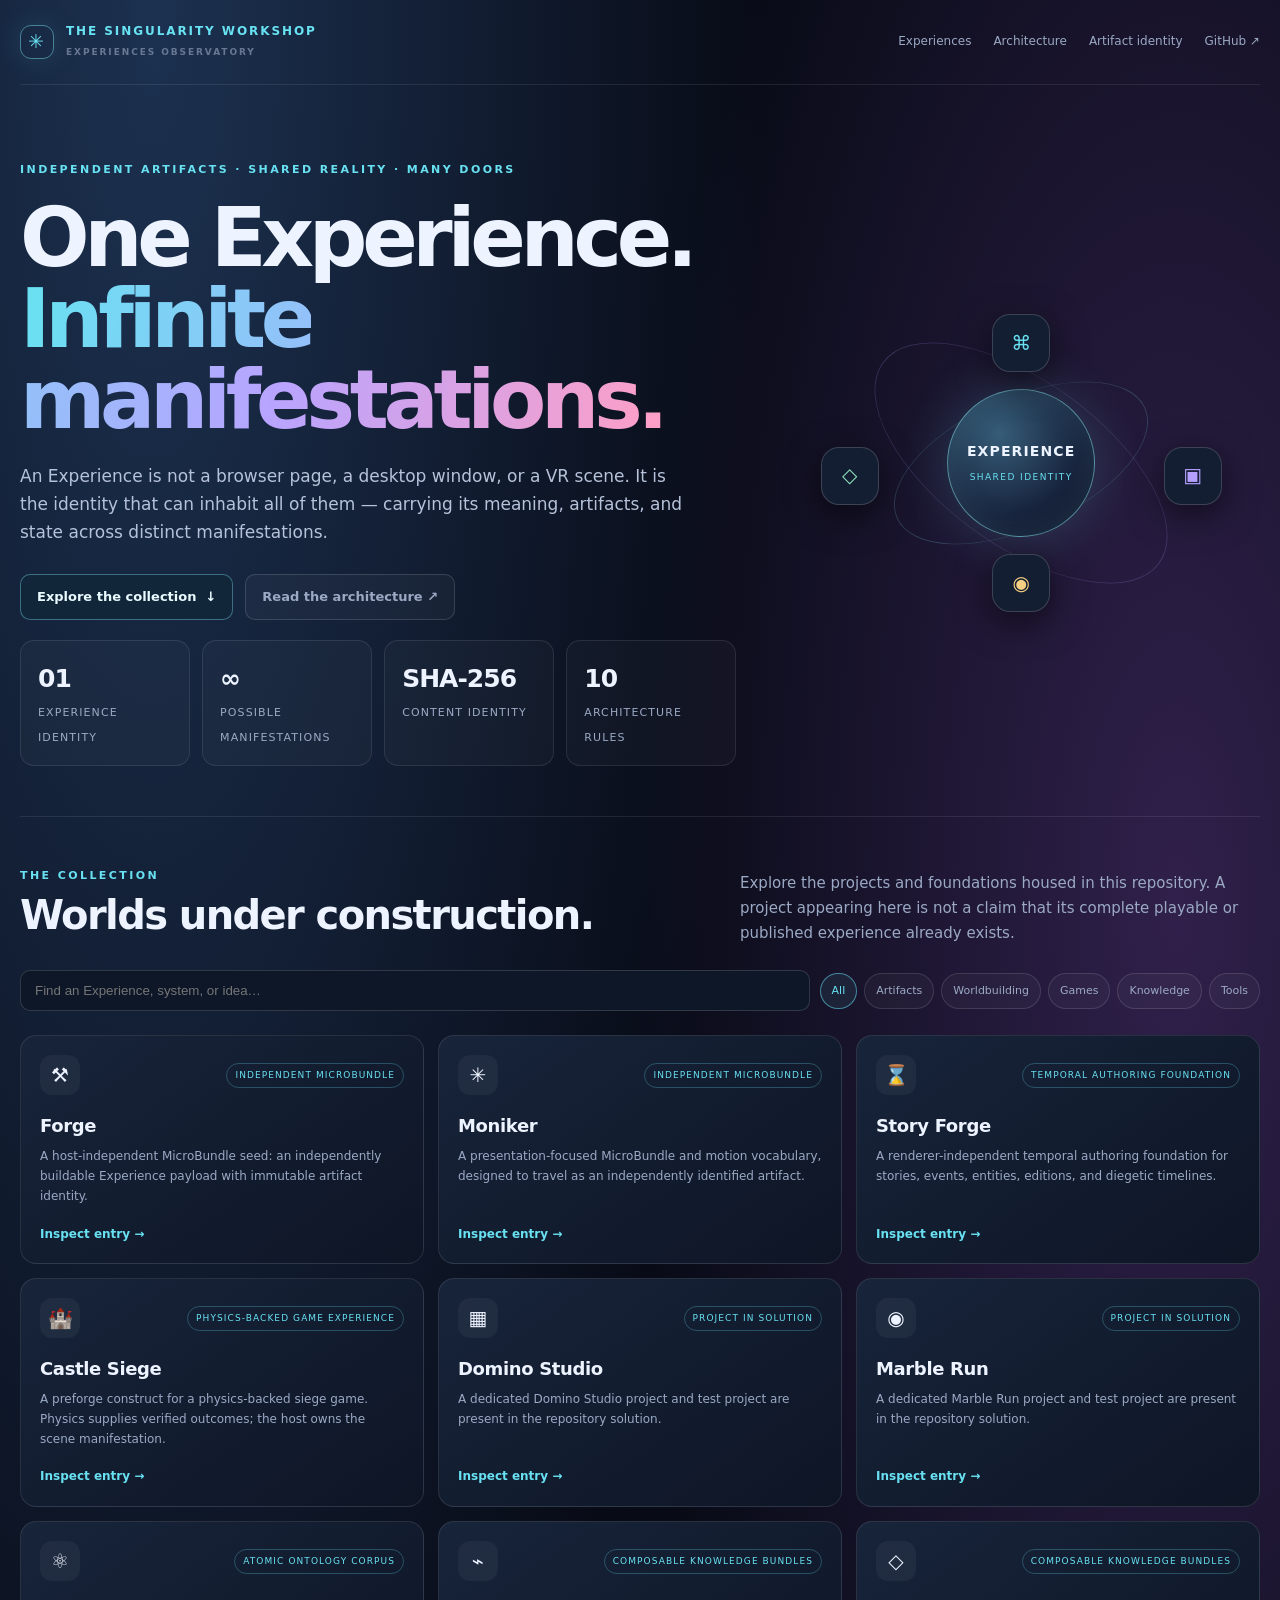
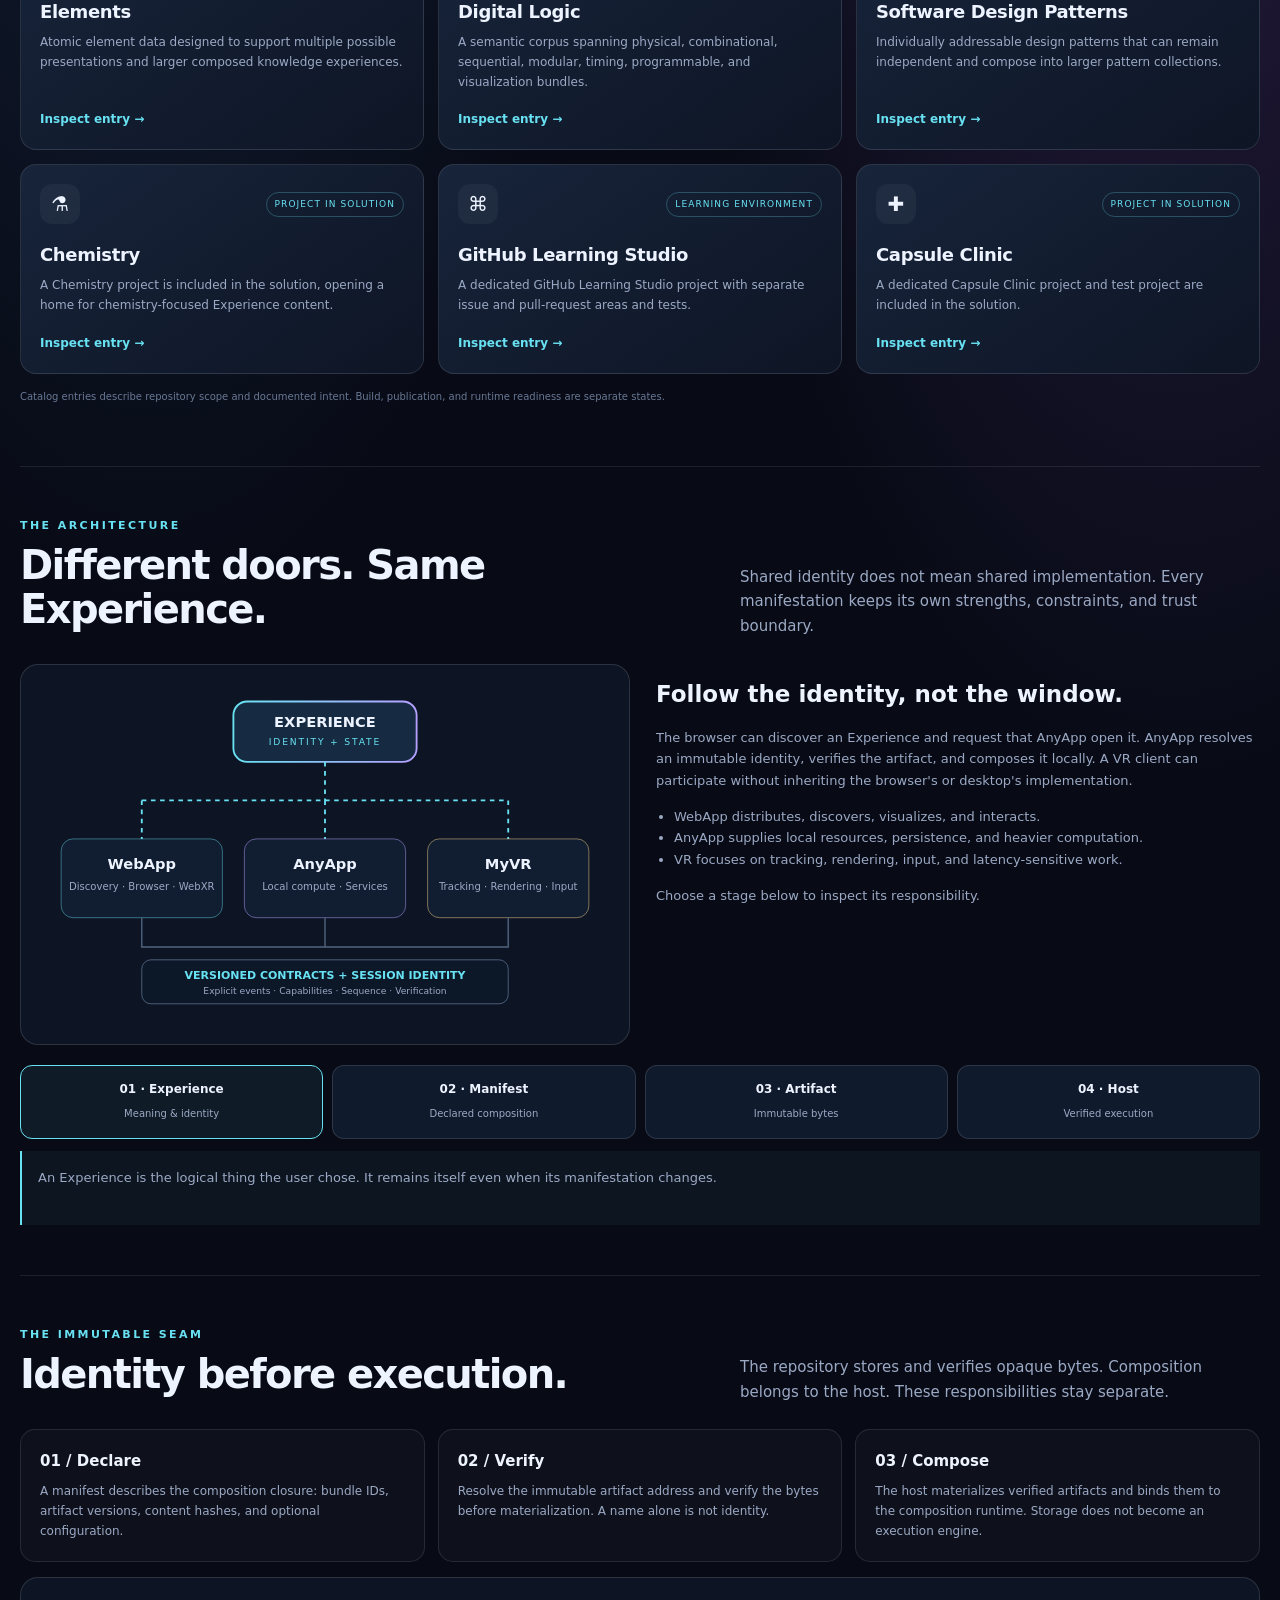
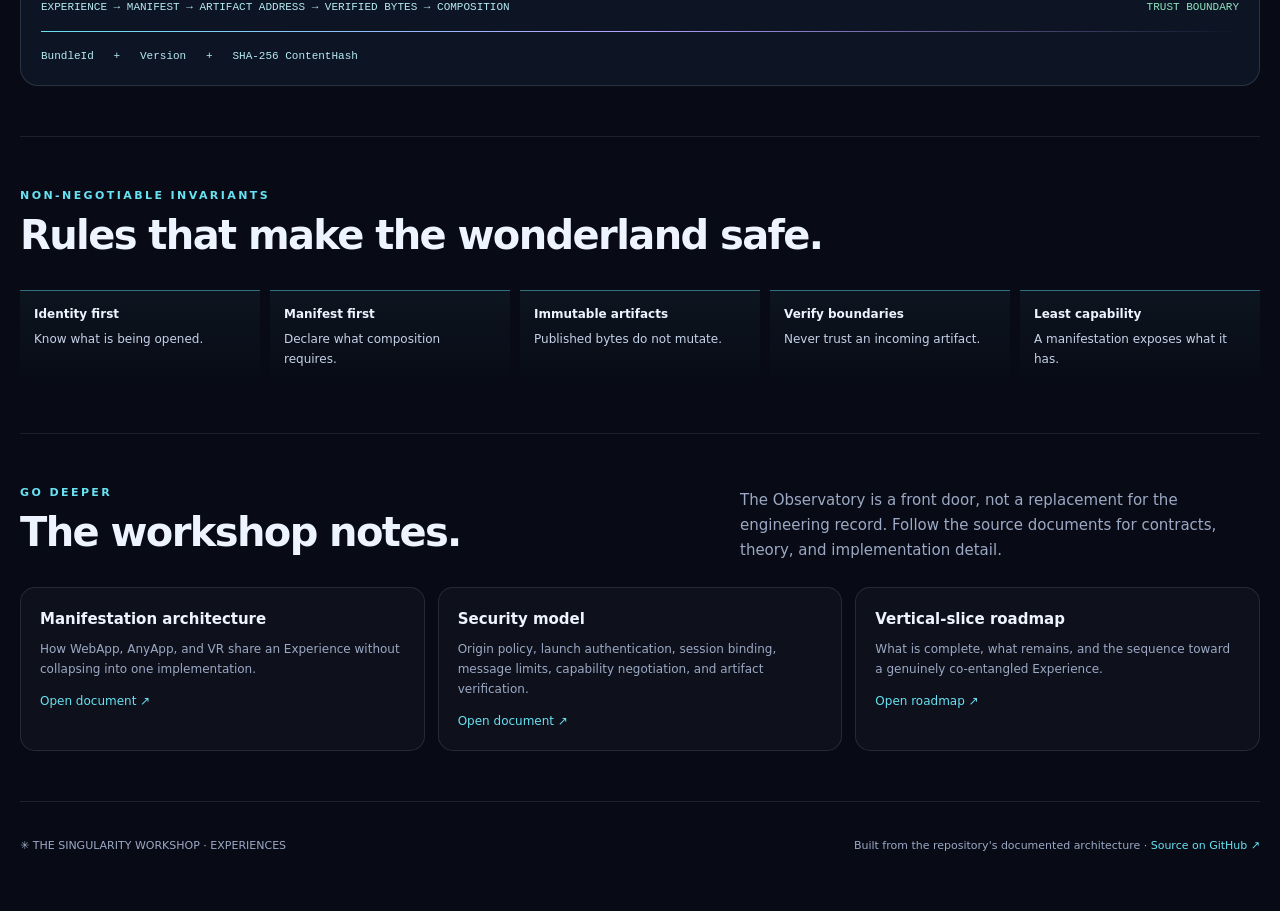
<file: docs/site/index.html>
<!doctype html>
<html lang="en">
<head>
<meta charset="utf-8">
<meta name="viewport" content="width=device-width,initial-scale=1">
<meta name="theme-color" content="#080b16">
<meta name="description" content="The Experiences Observatory — explore independent, immutable, multi-manifestation experiences from The Singularity Workshop.">
<title>Experiences Observatory · The Singularity Workshop</title>
<style>
:root{color-scheme:dark;--ink:#edf3ff;--muted:#9ba9c4;--dim:#687894;--line:#26334d;--panel:#10182a;--panel2:#141f35;--cyan:#68e2f2;--violet:#b5a0ff;--gold:#f6cf82;--green:#8de5bd;--pink:#ff9fc5;--max:1240px}
*{box-sizing:border-box}html{scroll-behavior:smooth}body{margin:0;background:radial-gradient(ellipse at 12% 0%,#1c3150 0,transparent 38rem),radial-gradient(ellipse at 92% 22%,#30204b 0,transparent 34rem),#080b16;color:var(--ink);font:15px/1.65 ui-sans-serif,system-ui,-apple-system,"Segoe UI",sans-serif}a{color:var(--cyan);text-decoration:none}a:hover{text-decoration:underline}button{font:inherit;color:inherit}.shell{width:min(var(--max),calc(100% - 40px));margin:auto}.topbar{display:flex;justify-content:space-between;align-items:center;padding:22px 0;border-bottom:1px solid #ffffff16}.brand{display:flex;gap:12px;align-items:center;font-size:12px;font-weight:800;letter-spacing:.16em;text-transform:uppercase}.sigil{width:34px;height:34px;border:1px solid #7de7f577;border-radius:11px;display:grid;place-items:center;color:var(--cyan);font-size:19px;box-shadow:0 0 28px #68e2f222}.nav{display:flex;gap:22px;font-size:12px;color:var(--muted)}.nav a{color:var(--muted)}.hero{padding:76px 0 50px;display:grid;grid-template-columns:1.2fr .8fr;gap:46px;align-items:center}.eyebrow{color:var(--cyan);font-size:11px;letter-spacing:.22em;text-transform:uppercase;font-weight:800}.hero h1{font-size:clamp(42px,6.4vw,82px);line-height:.99;letter-spacing:-.065em;margin:18px 0 22px;max-width:780px}.hero h1 span{background:linear-gradient(100deg,var(--cyan),#b8a4ff 58%,var(--pink));-webkit-background-clip:text;background-clip:text;color:transparent}.lede{max-width:670px;color:#b5c2d9;font-size:17px}.actions{display:flex;gap:12px;flex-wrap:wrap;margin-top:28px}.button{display:inline-flex;align-items:center;gap:9px;padding:11px 16px;border-radius:10px;border:1px solid #78ddec66;background:#12263a;color:#e9fbff;font-weight:700;font-size:13px}.button.secondary{background:#ffffff08;border-color:#ffffff24;color:var(--muted)}.orbit{min-height:330px;position:relative;display:grid;place-items:center}.orbit:before,.orbit:after{content:"";position:absolute;border:1px solid #80dfee33;border-radius:50%;width:270px;height:270px;transform:rotate(-24deg) scaleY(.48)}.orbit:after{width:340px;height:340px;border-color:#b5a0ff33;transform:rotate(36deg) scaleY(.48)}.core{width:148px;height:148px;border-radius:50%;display:grid;place-items:center;text-align:center;background:radial-gradient(circle at 35% 30%,#365d78,#17223c 60%,#0a1020);border:1px solid #8ce9f088;box-shadow:0 0 55px #68e2f233,inset 0 0 30px #8ce9f022;z-index:2}.core strong{display:block;font-size:14px;letter-spacing:.08em}.core small{color:var(--cyan);font-size:9px;letter-spacing:.16em}.sat{position:absolute;z-index:3;width:58px;height:58px;border-radius:18px;display:grid;place-items:center;background:#141e32;border:1px solid #ffffff2a;box-shadow:0 10px 35px #0008;font-size:20px}.s1{top:16px;left:calc(50% - 29px);color:var(--cyan)}.s2{right:8%;top:45%;color:var(--violet)}.s3{bottom:16px;left:calc(50% - 29px);color:var(--gold)}.s4{left:8%;top:45%;color:var(--green)}.section{padding:50px 0;border-top:1px solid #ffffff16}.section-head{display:flex;justify-content:space-between;gap:24px;align-items:end;margin-bottom:25px}.section h2{font-size:clamp(26px,3.5vw,40px);letter-spacing:-.04em;line-height:1.1;margin:8px 0}.section-head p{color:var(--muted);max-width:520px;margin:0}.stats{display:grid;grid-template-columns:repeat(4,1fr);gap:12px;margin:20px 0 0}.stat{padding:17px;border:1px solid #ffffff18;background:#ffffff07;border-radius:14px}.stat strong{display:block;font-size:25px;letter-spacing:-.04em}.stat span{font-size:11px;color:var(--muted);text-transform:uppercase;letter-spacing:.1em}.toolbar{display:flex;gap:10px;flex-wrap:wrap;align-items:center;margin:24px 0}.search{flex:1;min-width:210px;padding:12px 14px;border:1px solid #ffffff25;background:#0e1728;border-radius:10px;color:var(--ink);outline:none}.search:focus{border-color:var(--cyan)}.filters{display:flex;gap:7px;flex-wrap:wrap}.filter{padding:8px 11px;border:1px solid #ffffff20;border-radius:999px;background:#ffffff08;color:var(--muted);font-size:11px;cursor:pointer}.filter[aria-pressed=true]{border-color:#68e2f288;color:var(--cyan);background:#68e2f214}.catalog{display:grid;grid-template-columns:repeat(3,1fr);gap:14px}.card{background:linear-gradient(145deg,#17243a,#0e1525);border:1px solid #ffffff1b;border-radius:16px;padding:19px;min-height:210px;display:flex;flex-direction:column;transition:transform .2s,border-color .2s}.card:hover{transform:translateY(-3px);border-color:#68e2f277}.card-top{display:flex;justify-content:space-between;gap:12px;align-items:center}.glyph{width:40px;height:40px;border-radius:12px;background:#ffffff0b;display:grid;place-items:center;font-size:20px}.tag{font-size:9px;letter-spacing:.12em;text-transform:uppercase;color:var(--cyan);border:1px solid #68e2f244;border-radius:999px;padding:4px 8px}.card h3{font-size:18px;margin:16px 0 6px;letter-spacing:-.02em}.card p{color:var(--muted);font-size:12px;margin:0 0 18px}.card button{margin-top:auto;align-self:flex-start;border:0;background:none;padding:0;color:var(--cyan);font-size:12px;font-weight:800;cursor:pointer}.empty{grid-column:1/-1;padding:40px;text-align:center;color:var(--muted);border:1px dashed #ffffff2a;border-radius:14px}.architecture{display:grid;grid-template-columns:1fr 1fr;gap:20px;align-items:stretch}.diagram{border:1px solid #ffffff20;border-radius:18px;background:#0d1525;padding:20px;overflow:hidden}.diagram svg{width:100%;height:auto;display:block}.explain{padding:12px 6px}.explain h3{font-size:23px;margin:0 0 12px}.explain p,.explain li{color:var(--muted);font-size:13px}.explain ul{padding-left:18px}.flow{display:grid;grid-template-columns:repeat(4,1fr);gap:9px;margin-top:20px}.flow button{border:1px solid #ffffff20;background:#101a2d;border-radius:12px;padding:14px 8px;cursor:pointer;text-align:center}.flow button[aria-pressed=true]{border-color:var(--cyan);background:#68e2f214}.flow b{display:block;font-size:12px}.flow small{color:var(--muted);font-size:10px}.inspector{margin-top:12px;padding:16px;border-left:2px solid var(--cyan);background:#68e2f20b;color:var(--muted);font-size:13px;min-height:74px}.manifest-grid{display:grid;grid-template-columns:repeat(3,1fr);gap:13px}.manifest{padding:19px;border:1px solid #ffffff1b;border-radius:15px;background:#ffffff07}.manifest h3{margin:0 0 8px;font-size:15px}.manifest p{margin:0;color:var(--muted);font-size:12px}.code{font-family:ui-monospace,SFMono-Regular,Consolas,monospace;color:#b5eaf1;font-size:11px}.principles{display:grid;grid-template-columns:repeat(5,1fr);gap:10px}.principle{padding:14px;border-top:1px solid #68e2f277;background:linear-gradient(180deg,#68e2f20b,transparent);font-size:12px;color:#c6d2e7}.principle b{display:block;color:var(--ink);margin-bottom:5px}.footer{padding:35px 0 55px;border-top:1px solid #ffffff18;color:var(--muted);font-size:11px;display:flex;justify-content:space-between;gap:18px;flex-wrap:wrap}.modal{position:fixed;inset:0;background:#020611c9;display:none;place-items:center;padding:20px;z-index:10}.modal.open{display:grid}.modal-card{width:min(620px,100%);background:#121d31;border:1px solid #68e2f277;border-radius:18px;padding:25px;box-shadow:0 30px 100px #000b}.modal-head{display:flex;justify-content:space-between;gap:16px}.close{background:#ffffff12;border:1px solid #ffffff25;border-radius:9px;padding:5px 10px;cursor:pointer}.modal-card p,.modal-card li{color:var(--muted);font-size:13px}.modal-card h3{font-size:25px;margin:12px 0}.statusline{font-size:10px;letter-spacing:.12em;text-transform:uppercase;color:var(--green)}.fine{font-size:10px;color:var(--dim)}@media(max-width:850px){.hero{grid-template-columns:1fr;padding-top:55px}.orbit{min-height:270px}.catalog{grid-template-columns:repeat(2,1fr)}.architecture{grid-template-columns:1fr}.principles{grid-template-columns:repeat(2,1fr)}}@media(max-width:560px){.shell{width:min(100% - 28px,var(--max))}.nav{gap:10px}.nav a:nth-child(2){display:none}.catalog,.manifest-grid{grid-template-columns:1fr}.stats{grid-template-columns:repeat(2,1fr)}.section-head{display:block}.flow{grid-template-columns:repeat(2,1fr)}.hero h1{font-size:48px}.orbit{min-height:235px}.orbit:after{width:280px;height:280px}.orbit:before{width:220px;height:220px}}
@media(prefers-reduced-motion:reduce){*,*:before,*:after{scroll-behavior:auto!important;transition:none!important}}
</style>
</head>
<body>
<header class="shell topbar">
  <a class="brand" href="#top"><span class="sigil">✳</span><span>THE SINGULARITY WORKSHOP<br><span style="color:var(--dim);font-size:9px">EXPERIENCES OBSERVATORY</span></span></a>
  <nav class="nav" aria-label="Main navigation"><a href="#catalog">Experiences</a><a href="#architecture">Architecture</a><a href="#identity">Artifact identity</a><a href="https://github.com/TrentBest/TheSingularityWorkshop.Experiences">GitHub ↗</a></nav>
</header>
<main id="top" class="shell">
<section class="hero">
 <div>
  <div class="eyebrow">Independent artifacts · Shared reality · Many doors</div>
  <h1>One Experience.<br><span>Infinite manifestations.</span></h1>
  <p class="lede">An Experience is not a browser page, a desktop window, or a VR scene. It is the identity that can inhabit all of them — carrying its meaning, artifacts, and state across distinct manifestations.</p>
  <div class="actions"><a class="button" href="#catalog">Explore the collection <span>↓</span></a><a class="button secondary" href="https://github.com/TrentBest/TheSingularityWorkshop.Experiences/tree/development/docs">Read the architecture ↗</a></div>
  <div class="stats">
   <div class="stat"><strong>01</strong><span>Experience identity</span></div>
   <div class="stat"><strong>∞</strong><span>Possible manifestations</span></div>
   <div class="stat"><strong>SHA-256</strong><span>Content identity</span></div>
   <div class="stat"><strong>10</strong><span>Architecture rules</span></div>
  </div>
 </div>
 <div class="orbit" aria-label="An Experience at the center of four manifestations">
  <div class="core"><div><strong>EXPERIENCE</strong><small>SHARED IDENTITY</small></div></div>
  <div class="sat s1" title="WebApp">⌘</div><div class="sat s2" title="AnyApp">▣</div><div class="sat s3" title="MyVR">◉</div><div class="sat s4" title="Other hosts">◇</div>
 </div>
</section>
<section class="section" id="catalog">
 <div class="section-head"><div><div class="eyebrow">The collection</div><h2>Worlds under construction.</h2></div><p>Explore the projects and foundations housed in this repository. A project appearing here is not a claim that its complete playable or published experience already exists.</p></div>
 <div class="toolbar"><input id="search" class="search" type="search" placeholder="Find an Experience, system, or idea…" aria-label="Search experiences"><div class="filters" id="filters" aria-label="Filter collection"></div></div>
 <div class="catalog" id="catalogue" aria-live="polite"></div>
 <p class="fine" style="margin-top:15px">Catalog entries describe repository scope and documented intent. Build, publication, and runtime readiness are separate states.</p>
</section>
<section class="section" id="architecture">
 <div class="section-head"><div><div class="eyebrow">The architecture</div><h2>Different doors. Same Experience.</h2></div><p>Shared identity does not mean shared implementation. Every manifestation keeps its own strengths, constraints, and trust boundary.</p></div>
 <div class="architecture">
  <div class="diagram">
   <svg viewBox="0 0 620 370" role="img" aria-labelledby="archTitle archDesc">
    <title id="archTitle">Experience manifestation architecture</title><desc id="archDesc">One Experience identity connects to WebApp, AnyApp, and VR through explicit versioned contracts.</desc>
    <defs><linearGradient id="g" x1="0" x2="1"><stop stop-color="#68e2f2"/><stop offset="1" stop-color="#b5a0ff"/></linearGradient></defs>
    <rect x="210" y="18" width="200" height="66" rx="15" fill="#162b42" stroke="url(#g)" stroke-width="2"/><text x="310" y="46" fill="#edf3ff" text-anchor="middle" font-size="16" font-weight="700">EXPERIENCE</text><text x="310" y="66" fill="#68e2f2" text-anchor="middle" font-size="10" letter-spacing="2">IDENTITY + STATE</text>
    <path d="M310 84 V126 M110 126 H510 M110 126 V168 M310 126 V168 M510 126 V168" fill="none" stroke="#68e2f2" stroke-width="2" stroke-dasharray="5 5"/>
    <g><rect x="22" y="168" width="176" height="86" rx="13" fill="#111e32" stroke="#68e2f277"/><text x="110" y="201" fill="#edf3ff" text-anchor="middle" font-size="16" font-weight="700">WebApp</text><text x="110" y="224" fill="#9ba9c4" text-anchor="middle" font-size="11">Discovery · Browser · WebXR</text></g>
    <g><rect x="222" y="168" width="176" height="86" rx="13" fill="#111e32" stroke="#b5a0ff88"/><text x="310" y="201" fill="#edf3ff" text-anchor="middle" font-size="16" font-weight="700">AnyApp</text><text x="310" y="224" fill="#9ba9c4" text-anchor="middle" font-size="11">Local compute · Services</text></g>
    <g><rect x="422" y="168" width="176" height="86" rx="13" fill="#111e32" stroke="#f6cf8288"/><text x="510" y="201" fill="#edf3ff" text-anchor="middle" font-size="16" font-weight="700">MyVR</text><text x="510" y="224" fill="#9ba9c4" text-anchor="middle" font-size="11">Tracking · Rendering · Input</text></g>
    <path d="M110 254 V286 H510 V254 M310 254 V286" fill="none" stroke="#52647f" stroke-width="1.5"/>
    <rect x="110" y="300" width="400" height="48" rx="10" fill="#0c1728" stroke="#52647f"/><text x="310" y="321" fill="#68e2f2" text-anchor="middle" font-size="12" font-weight="700">VERSIONED CONTRACTS + SESSION IDENTITY</text><text x="310" y="337" fill="#9ba9c4" text-anchor="middle" font-size="10">Explicit events · Capabilities · Sequence · Verification</text>
   </svg>
  </div>
  <div class="explain">
   <h3>Follow the identity, not the window.</h3>
   <p>The browser can discover an Experience and request that AnyApp open it. AnyApp resolves an immutable identity, verifies the artifact, and composes it locally. A VR client can participate without inheriting the browser's or desktop's implementation.</p>
   <ul><li>WebApp distributes, discovers, visualizes, and interacts.</li><li>AnyApp supplies local resources, persistence, and heavier computation.</li><li>VR focuses on tracking, rendering, input, and latency-sensitive work.</li></ul>
   <p>Choose a stage below to inspect its responsibility.</p>
  </div>
 </div>
 <div class="flow" id="flow">
  <button type="button" data-step="0" aria-pressed="true"><b>01 · Experience</b><small>Meaning & identity</small></button>
  <button type="button" data-step="1" aria-pressed="false"><b>02 · Manifest</b><small>Declared composition</small></button>
  <button type="button" data-step="2" aria-pressed="false"><b>03 · Artifact</b><small>Immutable bytes</small></button>
  <button type="button" data-step="3" aria-pressed="false"><b>04 · Host</b><small>Verified execution</small></button>
 </div>
 <div class="inspector" id="inspector" aria-live="polite">An Experience is the logical thing the user chose. It remains itself even when its manifestation changes.</div>
</section>
<section class="section" id="identity">
 <div class="section-head"><div><div class="eyebrow">The immutable seam</div><h2>Identity before execution.</h2></div><p>The repository stores and verifies opaque bytes. Composition belongs to the host. These responsibilities stay separate.</p></div>
 <div class="manifest-grid">
  <article class="manifest"><h3>01 / Declare</h3><p>A manifest describes the composition closure: bundle IDs, artifact versions, content hashes, and optional configuration.</p></article>
  <article class="manifest"><h3>02 / Verify</h3><p>Resolve the immutable artifact address and verify the bytes before materialization. A name alone is not identity.</p></article>
  <article class="manifest"><h3>03 / Compose</h3><p>The host materializes verified artifacts and binds them to the composition runtime. Storage does not become an execution engine.</p></article>
 </div>
 <div class="diagram" style="margin-top:15px">
  <div class="code" style="display:flex;justify-content:space-between;gap:12px;flex-wrap:wrap"><span>EXPERIENCE → MANIFEST → ARTIFACT ADDRESS → VERIFIED BYTES → COMPOSITION</span><span style="color:var(--green)">TRUST BOUNDARY</span></div>
  <div style="height:1px;background:linear-gradient(90deg,var(--cyan),var(--violet),transparent);margin:15px 0"></div>
  <div class="code">BundleId&nbsp;&nbsp; + &nbsp;&nbsp;Version&nbsp;&nbsp; + &nbsp;&nbsp;SHA-256 ContentHash</div>
 </div>
</section>
<section class="section">
 <div class="section-head"><div><div class="eyebrow">Non-negotiable invariants</div><h2>Rules that make the wonderland safe.</h2></div></div>
 <div class="principles">
  <div class="principle"><b>Identity first</b>Know what is being opened.</div>
  <div class="principle"><b>Manifest first</b>Declare what composition requires.</div>
  <div class="principle"><b>Immutable artifacts</b>Published bytes do not mutate.</div>
  <div class="principle"><b>Verify boundaries</b>Never trust an incoming artifact.</div>
  <div class="principle"><b>Least capability</b>A manifestation exposes what it has.</div>
 </div>
</section>
<section class="section">
 <div class="section-head"><div><div class="eyebrow">Go deeper</div><h2>The workshop notes.</h2></div><p>The Observatory is a front door, not a replacement for the engineering record. Follow the source documents for contracts, theory, and implementation detail.</p></div>
 <div class="manifest-grid">
  <article class="manifest"><h3>Manifestation architecture</h3><p>How WebApp, AnyApp, and VR share an Experience without collapsing into one implementation.</p><p style="margin-top:12px"><a href="https://github.com/TrentBest/TheSingularityWorkshop.Experiences/blob/development/docs/MANIFESTATION_ARCHITECTURE.md">Open document ↗</a></p></article>
  <article class="manifest"><h3>Security model</h3><p>Origin policy, launch authentication, session binding, message limits, capability negotiation, and artifact verification.</p><p style="margin-top:12px"><a href="https://github.com/TrentBest/TheSingularityWorkshop.Experiences/blob/development/docs/SECURITY_MODEL.md">Open document ↗</a></p></article>
  <article class="manifest"><h3>Vertical-slice roadmap</h3><p>What is complete, what remains, and the sequence toward a genuinely co-entangled Experience.</p><p style="margin-top:12px"><a href="https://github.com/TrentBest/TheSingularityWorkshop.Experiences/blob/development/docs/ROADMAP.md">Open roadmap ↗</a></p></article>
 </div>
</section>
</main>
<footer class="shell footer"><span>✳ THE SINGULARITY WORKSHOP · EXPERIENCES</span><span>Built from the repository's documented architecture · <a href="https://github.com/TrentBest/TheSingularityWorkshop.Experiences">Source on GitHub ↗</a></span></footer>
<div class="modal" id="modal" role="dialog" aria-modal="true" aria-labelledby="modalTitle"><div class="modal-card"><div class="modal-head"><span class="statusline" id="modalStatus">REPOSITORY ENTRY</span><button class="close" id="close" type="button" aria-label="Close details">✕</button></div><h3 id="modalTitle"></h3><p id="modalDescription"></p><ul id="modalFacts"></ul><p class="fine">This card is an orientation to repository scope, not a runtime-readiness certification.</p></div></div>
<script>
const items=[
 {name:"Forge",glyph:"⚒",kind:"Artifacts",tag:"Independent MicroBundle",desc:"A host-independent MicroBundle seed: an independently buildable Experience payload with immutable artifact identity.",facts:["Experience 3201","Independent project under src/Forge","Build output is staged as an artifact candidate","Repository publication remains a separate delivery action"]},
 {name:"Moniker",glyph:"✳",kind:"Artifacts",tag:"Independent MicroBundle",desc:"A presentation-focused MicroBundle and motion vocabulary, designed to travel as an independently identified artifact.",facts:["Experience 3101","Independent project under src/Moniker","Motion.Wave project is present in the solution","Publication and composition are distinct lifecycle stages"]},
 {name:"Story Forge",glyph:"⌛",kind:"Worldbuilding",tag:"Temporal authoring foundation",desc:"A renderer-independent temporal authoring foundation for stories, events, entities, editions, and diegetic timelines.",facts:["Named story-time coordinates and half-open ranges are defined","Immutable published-edition snapshots are part of the design","Manifest-driven timeline manifestation remains on the roadmap"]},
 {name:"Castle Siege",glyph:"🏰",kind:"Games",tag:"Physics-backed game Experience",desc:"A preforge construct for a physics-backed siege game. Physics supplies verified outcomes; the host owns the scene manifestation.",facts:["Stable Experience and bundle identity reserved","Manifest contract, schema, and example documented","Entry surface distinguishes shell from working simulation","Real trajectory integration and playable combat remain roadmap work"]},
 {name:"Domino Studio",glyph:"▦",kind:"Games",tag:"Project in solution",desc:"A dedicated Domino Studio project and test project are present in the repository solution.",facts:["Project: src/DominoStudio","Test project: tests/DominoStudio.Tests","This catalog does not imply a complete playable release"]},
 {name:"Marble Run",glyph:"◉",kind:"Games",tag:"Project in solution",desc:"A dedicated Marble Run project and test project are present in the repository solution.",facts:["Project: src/MarbleRun","Test project: tests/MarbleRun.Tests","Physics integration and runtime maturity should be assessed from implementation"]},
 {name:"Elements",glyph:"⚛",kind:"Knowledge",tag:"Atomic ontology corpus",desc:"Atomic element data designed to support multiple possible presentations and larger composed knowledge experiences.",facts:["Elements project is included in the solution","Part of the documented atomic ontology test corpus","Independent atoms can compose into larger Experiences"]},
 {name:"Digital Logic",glyph:"⌁",kind:"Knowledge",tag:"Composable knowledge bundles",desc:"A semantic corpus spanning physical, combinational, sequential, modular, timing, programmable, and visualization bundles.",facts:["Named in the repository's atomic ontology corpus","Designed for composability rather than one monolithic experience"]},
 {name:"Software Design Patterns",glyph:"◇",kind:"Knowledge",tag:"Composable knowledge bundles",desc:"Individually addressable design patterns that can remain independent and compose into larger pattern collections.",facts:["Named in the repository's atomic ontology corpus","Designed around atomic semantic building blocks"]},
 {name:"Chemistry",glyph:"⚗",kind:"Knowledge",tag:"Project in solution",desc:"A Chemistry project is included in the solution, opening a home for chemistry-focused Experience content.",facts:["Project appears in the repository solution","Specific simulation capabilities are not asserted by this catalog"]},
 {name:"GitHub Learning Studio",glyph:"⌘",kind:"Tools",tag:"Learning environment",desc:"A dedicated GitHub Learning Studio project with separate issue and pull-request areas and tests.",facts:["GitHubLearningStudio project is in the solution","Issues and PullRequests projects are separate","Tests are present for the studio and its subdomains"]},
 {name:"Capsule Clinic",glyph:"✚",kind:"Tools",tag:"Project in solution",desc:"A dedicated Capsule Clinic project and test project are included in the solution.",facts:["Project: src/CapsuleClinic","Test project: tests/CapsuleClinic.Tests","The catalog makes no claim about production or clinical readiness"]}
];
const categories=["All","Artifacts","Worldbuilding","Games","Knowledge","Tools"];
const filters=document.getElementById("filters"),catalogue=document.getElementById("catalogue"),search=document.getElementById("search");
let active="All";
categories.forEach((name,i)=>{const b=document.createElement("button");b.className="filter";b.type="button";b.textContent=name;b.setAttribute("aria-pressed",String(i===0));b.addEventListener("click",()=>{active=name;filters.querySelectorAll("button").forEach(x=>x.setAttribute("aria-pressed",String(x.textContent===active)));render()});filters.append(b)});
function render(){const q=search.value.trim().toLowerCase();const found=items.filter(x=>(active==="All"||x.kind===active)&&[x.name,x.desc,x.tag,x.kind].join(" ").toLowerCase().includes(q));catalogue.replaceChildren();if(!found.length){const e=document.createElement("div");e.className="empty";e.textContent="No matching entries. Try another term or category.";catalogue.append(e);return}found.forEach(x=>{const card=document.createElement("article");card.className="card";const top=document.createElement("div");top.className="card-top";const glyph=document.createElement("span");glyph.className="glyph";glyph.textContent=x.glyph;const tag=document.createElement("span");tag.className="tag";tag.textContent=x.tag;top.append(glyph,tag);const h=document.createElement("h3");h.textContent=x.name;const p=document.createElement("p");p.textContent=x.desc;const btn=document.createElement("button");btn.type="button";btn.textContent="Inspect entry →";btn.addEventListener("click",()=>openItem(x));card.append(top,h,p,btn);catalogue.append(card)})}
function openItem(x){document.getElementById("modalTitle").textContent=x.name;document.getElementById("modalDescription").textContent=x.desc;document.getElementById("modalStatus").textContent=x.kind.toUpperCase()+" / "+x.tag.toUpperCase();const ul=document.getElementById("modalFacts");ul.replaceChildren();x.facts.forEach(f=>{const li=document.createElement("li");li.textContent=f;ul.append(li)});document.getElementById("modal").classList.add("open");document.getElementById("close").focus()}
search.addEventListener("input",render);document.getElementById("close").addEventListener("click",()=>document.getElementById("modal").classList.remove("open"));document.getElementById("modal").addEventListener("click",e=>{if(e.target.id==="modal")e.currentTarget.classList.remove("open")});document.addEventListener("keydown",e=>{if(e.key==="Escape")document.getElementById("modal").classList.remove("open")});render();
const steps=[
"An Experience is the logical thing the user chose. It remains itself even when its manifestation changes.",
"The manifest declares the required composition: bundle identities, immutable versions, content hashes, and optional configuration. It is a contract, not executable browser input.",
"The artifact address resolves to opaque bytes. The repository stores and verifies them; immutable identity lets consumers detect substitution or drift.",
"The host verifies and materializes the artifact, then composes it using the capabilities actually available. Storage does not decide execution semantics."
];
document.querySelectorAll("#flow button").forEach(b=>b.addEventListener("click",()=>{document.querySelectorAll("#flow button").forEach(x=>x.setAttribute("aria-pressed",String(x===b)));document.getElementById("inspector").textContent=steps[Number(b.dataset.step)]}));
</script>
</body>
</html>
</file>
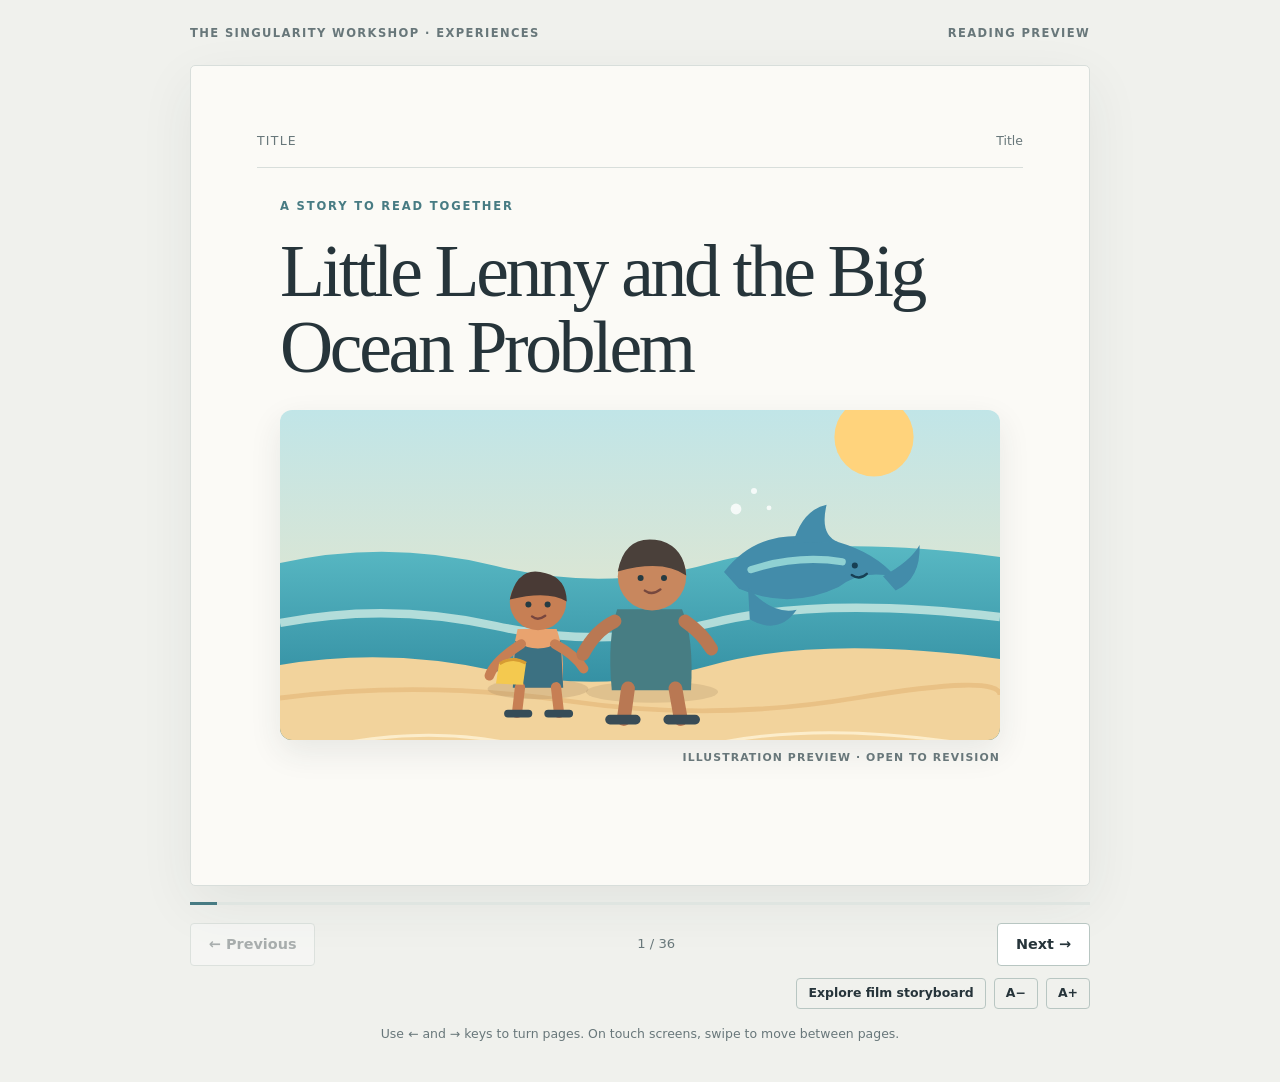
<file: experiences/Lenny/index.html>
<!doctype html>
<html lang="en">
<head>
<meta charset="utf-8">
<meta name="viewport" content="width=device-width, initial-scale=1">
<meta name="theme-color" content="#f6f3ec">
<meta name="description" content="A page-by-page reading preview for Little Lenny and the Big Ocean Problem.">
<title>Little Lenny and the Big Ocean Problem</title>
<style>
:root{color-scheme:light;--ink:#26343a;--muted:#68777a;--paper:#fbfaf6;--line:#d8dedb;--accent:#477b83;font-family:Georgia,"Iowan Old Style","Palatino Linotype",serif}
*{box-sizing:border-box}.visually-hidden{position:absolute;width:1px;height:1px;padding:0;margin:-1px;overflow:hidden;clip:rect(0,0,0,0);white-space:nowrap;border:0}body{margin:0;min-height:100vh;background:#f0f1ed;color:var(--ink)}button{font:inherit}
.shell{width:min(900px,calc(100% - 32px));margin:0 auto;padding:26px 0 38px}
.skip-link{position:absolute;left:16px;top:12px;z-index:2;padding:10px 14px;background:var(--paper);color:var(--ink);border:2px solid var(--accent);border-radius:4px;font:600 .9rem/1.2 system-ui,sans-serif;transform:translateY(-160%)}.skip-link:focus{transform:translateY(0)}#main-content:focus{outline:none}
.topline{display:flex;justify-content:space-between;gap:12px;align-items:center;font:600 .72rem/1.3 system-ui,sans-serif;letter-spacing:.12em;text-transform:uppercase;color:var(--muted)}
main{margin:24px auto 0}.book{min-height:580px;background:var(--paper);border:1px solid var(--line);border-radius:5px;box-shadow:0 18px 55px #26343a12;display:flex;flex-direction:column;padding:clamp(26px,6vw,66px)}
.book-head{display:flex;justify-content:space-between;gap:16px;align-items:center;padding-bottom:18px;border-bottom:1px solid var(--line);font:500 .78rem/1.4 system-ui,sans-serif;color:var(--muted)}
.page-kind{letter-spacing:.1em;text-transform:uppercase}.page-number{font-variant-numeric:tabular-nums}
.page-content{width:min(100%,720px);margin:auto;padding:30px 0}
.story-art{display:block;width:100%;height:auto;max-height:330px;object-fit:cover;border-radius:12px;margin:0 auto 28px;box-shadow:0 12px 32px #26343a18}
.art-note{font:600 .68rem/1.4 system-ui,sans-serif;letter-spacing:.1em;text-transform:uppercase;color:var(--muted);text-align:right;margin:-18px 0 24px}
h1{font-size:clamp(2.2rem,6vw,4.6rem);font-weight:400;line-height:1.04;letter-spacing:-.045em;margin:0 0 24px}
h2{font-size:clamp(1.7rem,4vw,2.7rem);font-weight:400;line-height:1.12;margin:0 0 28px}
.kicker{font:600 .72rem/1.4 system-ui,sans-serif;letter-spacing:.16em;text-transform:uppercase;color:var(--accent);margin:0 0 18px}
.copy{font-size:1.22rem;line-height:1.75}.copy p{margin:0 0 1.1em}.dedication .copy{max-width:550px;font-style:italic}
.closing{font-size:1.12rem;line-height:1.7}.endmark{font:600 .8rem/1.4 system-ui,sans-serif;letter-spacing:.2em;color:var(--accent);margin-bottom:26px}
.controls{display:flex;align-items:center;justify-content:space-between;gap:12px;margin-top:18px}
button{border:1px solid #b8c6c2;background:#fff;color:var(--ink);border-radius:4px;padding:12px 18px;cursor:pointer;font:600 .9rem/1.2 system-ui,sans-serif}
button:hover:enabled{background:#edf3f0;border-color:var(--accent)}button:focus-visible{outline:3px solid #477b83;outline-offset:3px}button:disabled{opacity:.35;cursor:not-allowed}
#progressText{font:500 .82rem/1.4 system-ui,sans-serif;color:var(--muted);font-variant-numeric:tabular-nums;text-align:center}
.progress{height:3px;background:#dfe5e1;margin-top:16px;overflow:hidden}#progressFill{height:100%;width:0;background:var(--accent);transition:width .2s ease}
.tools{display:flex;justify-content:flex-end;gap:8px;margin-top:12px;flex-wrap:wrap}.tools button{padding:7px 11px;font-size:.78rem;background:transparent}.shot-notes{margin:24px 0 0;padding:18px 20px;border-left:3px solid var(--accent);background:#edf2ef;border-radius:0 8px 8px 0;font:.9rem/1.6 system-ui,sans-serif}.shot-notes p{margin:0 0 10px}.shot-notes p:last-child{margin-bottom:0}.shot-notes strong{color:var(--ink)}
.hint{font:.78rem/1.5 system-ui,sans-serif;color:var(--muted);text-align:center;margin:16px 0 0}
.error{padding:24px;background:#fff0ee;border:1px solid #d99;color:#612}
@media(max-width:600px){.shell{width:calc(100% - 20px);padding-top:16px}.book{min-height:calc(100svh - 180px);padding:22px}.page-content{padding:30px 0}.controls button{padding:12px}.topline{font-size:.65rem}}
@media(prefers-reduced-motion:reduce){*,*::before,*::after{scroll-behavior:auto!important;transition-duration:.01ms!important}}
</style>
</head>
<body>
<a class="skip-link" href="#main-content">Skip to story reader</a>
<div class="shell">
  <div class="topline"><span>The Singularity Workshop · Experiences</span><span>Reading preview</span></div>
  <main id="main-content" tabindex="-1">
    <noscript><p class="error">This reading preview needs JavaScript to load the story pages. Enable JavaScript and reload this page to read Little Lenny.</p></noscript>
    <article class="book">
      <header class="book-head"><span id="pageKind" class="page-kind">Story</span><span id="pageNumber" class="page-number"></span></header>
      <section id="pageContent" class="page-content"><p>Loading the manuscript…</p></section>
    </article>
    <div class="progress" role="progressbar" aria-label="Reading progress" aria-valuemin="0" aria-valuemax="100" aria-valuenow="0" id="progress"><div id="progressFill"></div></div>
    <nav class="controls" aria-label="Reading navigation">
      <button id="previous" type="button" disabled>← Previous</button>
      <span id="progressText">Loading…</span>
      <button id="next" type="button" disabled>Next →</button>
    </nav>
    <p id="pageAnnouncement" class="visually-hidden" role="status" aria-live="polite" aria-atomic="true"></p>
    <div class="tools" aria-label="Reader controls"><button id="modeToggle" type="button" aria-pressed="false">Explore film storyboard</button><button id="smaller" type="button" aria-label="Decrease text size">A−</button><button id="larger" type="button" aria-label="Increase text size">A+</button></div>
    <p class="hint">Use ← and → keys to turn pages. On touch screens, swipe to move between pages.</p>
  </main>
</div>
<script>
(async function(){
  const content=document.getElementById('pageContent'),kind=document.getElementById('pageKind'),number=document.getElementById('pageNumber');
  const previous=document.getElementById('previous'),next=document.getElementById('next'),progressText=document.getElementById('progressText');
  const progressFill=document.getElementById('progressFill'),progress=document.getElementById('progress');
  const announcement=document.getElementById('pageAnnouncement');
  let slides=[],readerSlides=[],filmSlides=[],index=0,fontScale=1,mode="reader";
  const modeToggle=document.getElementById("modeToggle");
  function paragraph(text){const p=document.createElement('p');p.textContent=text;return p}
  function render(){
    const slide=slides[index];content.replaceChildren();kind.textContent=mode==="film"?"Cinematic storyboard":slide.kind;number.textContent=slide.label;
    if(slide.title){const k=document.createElement('p');k.className='kicker';k.textContent='A story to read together';content.append(k);const h=document.createElement('h1');h.textContent=slide.title;content.append(h)}
    if(slide.heading){const h=document.createElement('h2');h.textContent=slide.heading;content.append(h)}
    const artPath=slide.kind==='Title'?'visuals/cover.svg':(slide.kind==='Story'||slide.kind==='Shot')?(slide.page===1||slide.page===6?'visuals/beach-cleanup.svg':slide.page>=21&&slide.page<=24?'visuals/dolphin-helper.svg':slide.page>=25&&slide.page<=30?'visuals/underwater-journey.svg':slide.page===32?'visuals/dolphin-helper.svg':null):null;
    if(artPath){const img=document.createElement('img');img.className='story-art';img.src='./'+artPath;img.alt=slide.kind==='Title'?'Provisional illustrated beach scene with Lenny, his dad, and a dolphin.':slide.page<=8?'Provisional illustration of Lenny and his dad collecting litter on the beach.':slide.page<=24?'Provisional illustration of a dolphin rising from the surf to help Lenny.':slide.page<=30?'Provisional illustration of Lenny and his dad traveling underwater with a pod of dolphins.':'Provisional illustration of the dolphin helping Lenny at the beach.';img.loading='eager';content.append(img);const note=document.createElement('p');note.className='art-note';note.textContent='Illustration preview · open to revision';content.append(note)}
    content.classList.toggle('dedication',slide.kind==='Dedication');
    const copy=document.createElement('div');copy.className='copy';if(slide.kind==='Closing')copy.classList.add('closing');
    if(slide.kind==='Closing'){const mark=document.createElement('div');mark.className='endmark';mark.textContent='THE END';content.append(mark)}
    slide.paragraphs.forEach(t=>copy.append(paragraph(t)));content.append(copy);copy.style.fontSize=(1.22*fontScale)+'rem';
    if(mode==="film"&&slide.shot){const notes=document.createElement("section");notes.className="shot-notes";const addNote=(label,value)=>{if(!value)return;const p=document.createElement("p");const strong=document.createElement("strong");strong.textContent=label+" ";p.append(strong,document.createTextNode(value));notes.append(p)};addNote("Visual direction:",slide.shot.visualDirection);addNote("Performance:",slide.shot.performance);addNote("Camera:",(slide.shot.camera?.movement||"")+" · "+(slide.shot.camera?.aspectRatio||""));addNote("Target duration:",slide.shot.targetSeconds+" seconds");content.append(notes)}
    modeToggle.textContent=mode==="reader"?"Explore film storyboard":"Return to reading";modeToggle.setAttribute("aria-pressed",String(mode==="film"));
    previous.disabled=index===0;next.disabled=index===slides.length-1;
    progressText.textContent=(index+1)+' / '+slides.length;
    const pct=Math.round((index+1)/slides.length*100);progressFill.style.width=pct+'%';progress.setAttribute('aria-valuenow',String(pct));
    const spokenLabel=slide.title||slide.heading||slide.label;
    document.title=spokenLabel+' · Little Lenny';
    announcement.textContent=spokenLabel+'. '+progressText.textContent+'.';
  }
  function move(delta){index=Math.max(0,Math.min(slides.length-1,index+delta));render()}
  previous.addEventListener('click',()=>move(-1));next.addEventListener('click',()=>move(1));
  modeToggle.addEventListener("click",()=>{mode=mode==="reader"?"film":"reader";slides=mode==="film"?filmSlides:readerSlides;index=0;render()});
  document.getElementById('smaller').addEventListener('click',()=>{fontScale=Math.max(.85,fontScale-.1);render()});
  document.getElementById('larger').addEventListener('click',()=>{fontScale=Math.min(1.5,fontScale+.1);render()});
  document.addEventListener('keydown',e=>{
    if(e.altKey||e.ctrlKey||e.metaKey)return;
    const target=e.target;
    if(target instanceof Element && (target.closest('button, input, textarea, select, a, [contenteditable="true"]')))return;
    if(e.key==='ArrowLeft'){e.preventDefault();move(-1)}
    if(e.key==='ArrowRight'){e.preventDefault();move(1)}
  });
  let touchX=null;document.querySelector('.book').addEventListener('touchstart',e=>{touchX=e.changedTouches[0].clientX},{passive:true});
  document.querySelector('.book').addEventListener('touchend',e=>{if(touchX===null)return;const dx=e.changedTouches[0].clientX-touchX;if(Math.abs(dx)>65)move(dx<0?1:-1);touchX=null},{passive:true});
  try{
    const [storyResponse,storyboardResponse]=await Promise.all([fetch("./story.json"),fetch("./storyboard.json")]);if(!storyResponse.ok)throw new Error("Could not load story.json ("+storyResponse.status+")");if(!storyboardResponse.ok)throw new Error("Could not load storyboard.json ("+storyboardResponse.status+")");
    const [story,storyboard]=await Promise.all([storyResponse.json(),storyboardResponse.json()]);
    readerSlides.push({kind:"Title",label:"Title",title:story.title,paragraphs:[]});
    readerSlides.push({kind:"Dedication",label:"Dedication",heading:"Dedication",paragraphs:[story.dedication]});
    story.pages.forEach(p=>readerSlides.push({kind:"Story",label:"Page "+p.number,page:p.number,paragraphs:p.paragraphs,artwork:p.artwork||null,artworkAlt:p.artworkAlt||""}));
    readerSlides.push({kind:"Closing",label:"Closing",paragraphs:story.closing.filter(t=>t!=="THE END")});
    filmSlides=storyboard.shots.map((shot,i)=>({kind:"Shot",label:"Shot "+(i+1)+" · Page "+shot.sourcePage,page:shot.sourcePage,heading:shot.title,paragraphs:story.pages[shot.sourcePage-1]?.paragraphs||[],shot}));
    slides=readerSlides;render();
  }catch(error){content.replaceChildren();const p=paragraph('The story could not be loaded. Check your connection and try again.');p.className='error';content.append(p);const retry=document.createElement('button');retry.type='button';retry.textContent='Try again';retry.addEventListener('click',()=>location.reload());content.append(retry);progressText.textContent='Unable to load story';}
})();
</script>
</body>
</html>
</file>
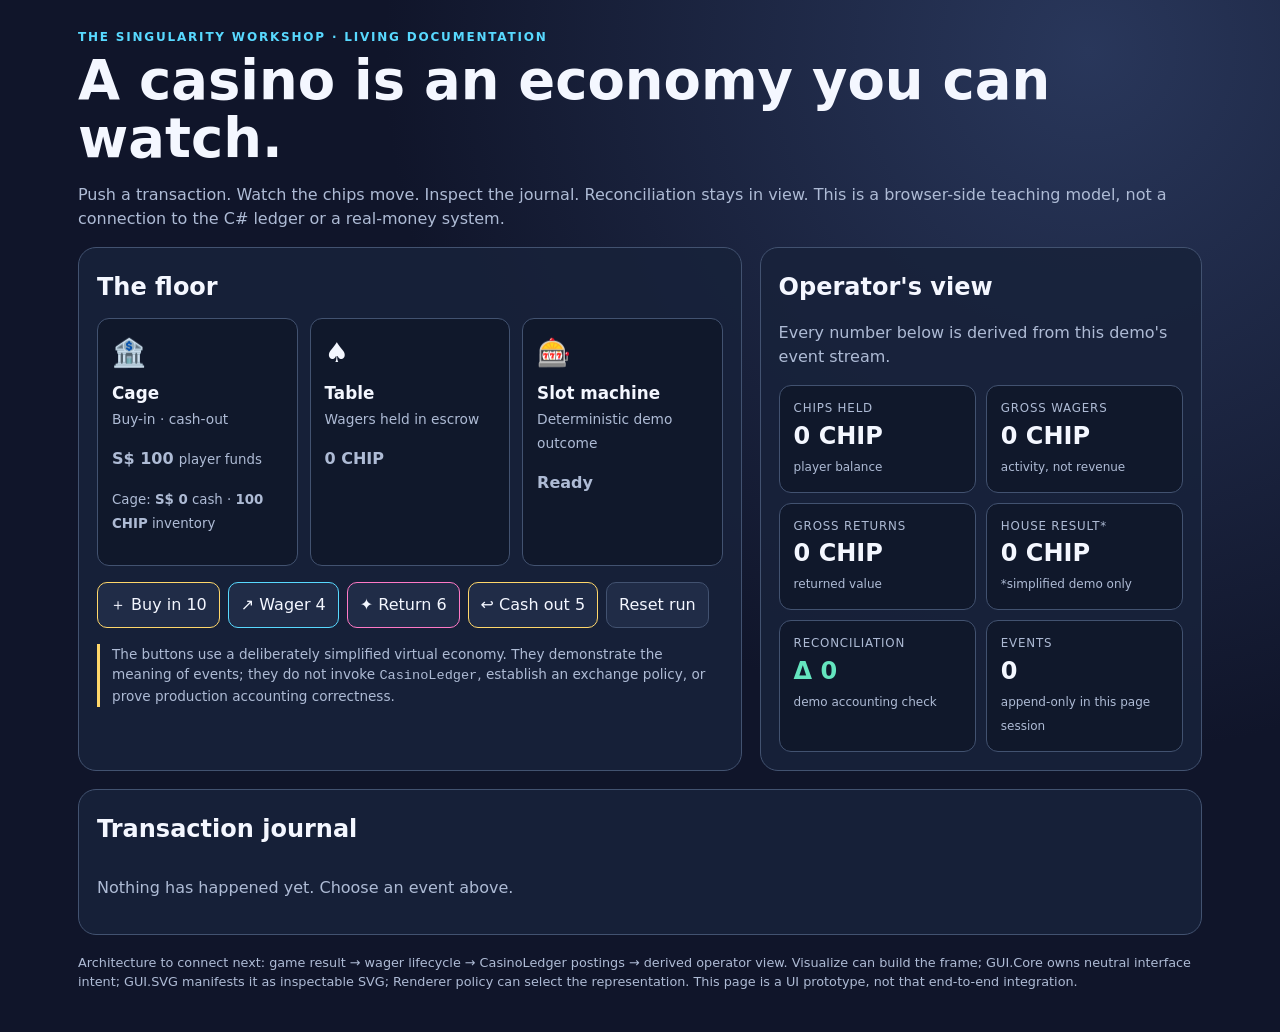
<file: docs/demos/casino-floor.html>
<!doctype html>
<html lang="en">
<head>
<meta charset="utf-8"><meta name="viewport" content="width=device-width,initial-scale=1">
<title>Living Casino Floor — The Singularity Workshop</title>
<style>
:root{color-scheme:dark;--bg:#10152a;--panel:#18223a;--line:#425270;--text:#f4f7ff;--muted:#aebbd5;--cash:#ffd76a;--wager:#58d9ff;--payout:#ff79c6;--ok:#64e5bf}*{box-sizing:border-box}body{margin:0;background:radial-gradient(circle at 85% 5%,#29375b,var(--bg) 48%);color:var(--text);font:16px/1.5 system-ui,Segoe UI,sans-serif}main{max-width:1180px;margin:auto;padding:28px}h1{font-size:clamp(2rem,5vw,3.4rem);line-height:1.05;margin:.4rem 0 1rem}h2{margin:.2rem 0 .8rem}p{color:var(--muted)}.eyebrow{color:var(--wager);font-size:.75rem;font-weight:800;letter-spacing:.15em}.layout{display:grid;grid-template-columns:minmax(0,1.5fr) minmax(290px,1fr);gap:18px}.panel{background:#18223add;border:1px solid var(--line);border-radius:18px;padding:18px;min-width:0}.floor{display:grid;grid-template-columns:repeat(3,1fr);gap:12px}.station{border:1px solid var(--line);border-radius:12px;padding:14px;background:#10182b;min-height:132px}.station strong{display:block;font-size:1.05rem}.station span{color:var(--muted);font-size:.86rem}.coin{font-size:1.7rem;margin-bottom:8px}.flows{display:flex;flex-wrap:wrap;gap:8px;margin:16px 0}.flows button{border:1px solid var(--line);border-radius:10px;padding:10px 12px;background:#202c47;color:var(--text);font:inherit;cursor:pointer}.flows button:hover,.flows button:focus-visible{outline:2px solid var(--wager);outline-offset:2px}.flows button[data-kind=buyin],.flows button[data-kind=cashout]{border-color:var(--cash)}.flows button[data-kind=wager]{border-color:var(--wager)}.flows button[data-kind=payout]{border-color:var(--payout)}.metrics{display:grid;grid-template-columns:repeat(2,minmax(0,1fr));gap:10px}.metric{padding:14px;border-radius:12px;background:#10182b;border:1px solid var(--line)}.metric small{display:block;color:var(--muted);font-size:.74rem;letter-spacing:.07em}.metric b{display:block;font-size:1.5rem;overflow-wrap:anywhere}.metric em{font-size:.75rem;color:var(--muted);font-style:normal}.ok{color:var(--ok)}.journal{max-height:310px;overflow:auto}.entry{display:grid;grid-template-columns:1fr auto;gap:10px;padding:10px 0;border-bottom:1px solid #34425f}.entry small{display:block;color:var(--muted)}.entry b{font-variant-numeric:tabular-nums}.note{font-size:.85rem;border-left:3px solid var(--cash);padding-left:12px}.foot{font-size:.8rem;margin-top:18px}@media(max-width:850px){.layout{grid-template-columns:1fr}}@media(max-width:540px){main{padding:16px}.floor{grid-template-columns:1fr}.metrics{grid-template-columns:1fr 1fr}}
</style>
</head>
<body><main>
<div class="eyebrow">THE SINGULARITY WORKSHOP · LIVING DOCUMENTATION</div>
<h1>A casino is an economy you can watch.</h1>
<p>Push a transaction. Watch the chips move. Inspect the journal. Reconciliation stays in view. This is a browser-side teaching model, not a connection to the C# ledger or a real-money system.</p>
<div class="layout">
<section class="panel" aria-labelledby="floorTitle"><h2 id="floorTitle">The floor</h2>
<div class="floor">
<div class="station"><div class="coin">🏦</div><strong>Cage</strong><span>Buy-in · cash-out</span><p><b id="cashBalance">S$ 100</b> <small>player funds</small></p><p><small>Cage: <b id="cageCash">S$ 0</b> cash · <b id="cageInventory">100 CHIP</b> inventory</small></p></div>
<div class="station"><div class="coin">♠️</div><strong>Table</strong><span>Wagers held in escrow</span><p><b id="escrowBalance">0 CHIP</b></p></div>
<div class="station"><div class="coin">🎰</div><strong>Slot machine</strong><span>Deterministic demo outcome</span><p><b id="machineState">Ready</b></p></div>
</div>
<div class="flows" aria-label="Simulate casino transactions">
<button data-kind="buyin">＋ Buy in 10</button><button data-kind="wager">↗ Wager 4</button><button data-kind="payout">✦ Return 6</button><button data-kind="cashout">↩ Cash out 5</button><button data-kind="reset">Reset run</button>
</div>
<p class="note">The buttons use a deliberately simplified virtual economy. They demonstrate the meaning of events; they do not invoke <code>CasinoLedger</code>, establish an exchange policy, or prove production accounting correctness.</p>
</section>
<aside class="panel"><h2>Operator's view</h2><p>Every number below is derived from this demo's event stream.</p><div class="metrics">
<div class="metric"><small>CHIPS HELD</small><b id="chips">0</b><em>player balance</em></div>
<div class="metric"><small>GROSS WAGERS</small><b id="wagers">0</b><em>activity, not revenue</em></div>
<div class="metric"><small>GROSS RETURNS</small><b id="returns">0</b><em>returned value</em></div>
<div class="metric"><small>HOUSE RESULT*</small><b id="house">0</b><em>*simplified demo only</em></div>
<div class="metric"><small>RECONCILIATION</small><b class="ok" id="reconcile">Δ 0</b><em>demo accounting check</em></div>
<div class="metric"><small>EVENTS</small><b id="eventCount">0</b><em>append-only in this page session</em></div>
</div></aside>
<section class="panel" style="grid-column:1/-1"><h2>Transaction journal</h2><div id="journal" class="journal" aria-live="polite"><p>Nothing has happened yet. Choose an event above.</p></div></section>
</div>
<p class="foot">Architecture to connect next: game result → wager lifecycle → CasinoLedger postings → derived operator view. Visualize can build the frame; GUI.Core owns neutral interface intent; GUI.SVG manifests it as inspectable SVG; Renderer policy can select the representation. This page is a UI prototype, not that end-to-end integration.</p>
</main>
<script>
(()=>{'use strict';
const initial=()=>({cash:100,cageCash:0,cageInventory:100,chips:0,escrow:0,reserve:10,wagers:0,returns:0,house:0,events:[]});
let state=initial();
const $=id=>document.getElementById(id);
function record(kind,detail){state.events.unshift({kind,detail,time:new Date().toLocaleTimeString()});render()}
function act(kind){
if(kind==='reset'){state=initial();render();return}
if(kind==='buyin'){if(state.cash<10)return record('Rejected','Insufficient virtual funds for buy-in');state.cash-=10;state.cageCash+=10;state.cageInventory-=10;state.chips+=10;record('BUY-IN','10 S$ → 10 CHIP');return}
if(kind==='wager'){if(state.chips<4)return record('Rejected','Need 4 CHIP before placing this wager');state.chips-=4;state.escrow+=4;state.wagers+=4;record('WAGER','4 CHIP → table escrow');return}
if(kind==='payout'){if(state.escrow<4)return record('Rejected','No 4 CHIP wager in escrow to settle');if(state.reserve<2)return record('Rejected','House reserve cannot fund the gross return');state.escrow-=4;state.chips+=6;state.reserve-=2;state.returns+=6;state.house-=2;record('PAYOUT','4 CHIP stake settled; 6 CHIP gross return to player');$('machineState').textContent='Return +6';return}
if(kind==='cashout'){if(state.chips<5)return record('Rejected','Need 5 CHIP before cash-out');if(state.cageCash<5)return record('Rejected','Cage has insufficient virtual cash for cash-out');state.chips-=5;state.cageInventory+=5;state.cageCash-=5;state.cash+=5;record('CASH-OUT','5 CHIP → 5 S$ (demo-only 1:1 rule)');return}
}
function render(){
$('cashBalance').textContent='S$ '+state.cash;$('cageCash').textContent='S$ '+state.cageCash;$('cageInventory').textContent=state.cageInventory+' CHIP';$('chips').textContent=state.chips+' CHIP';$('escrowBalance').textContent=state.escrow+' CHIP';$('wagers').textContent=state.wagers+' CHIP';$('returns').textContent=state.returns+' CHIP';$('house').textContent=state.house+' CHIP';$('eventCount').textContent=state.events.length;
const delta=state.cash+state.cageCash+state.chips+state.escrow+state.cageInventory+state.reserve-210;
$('reconcile').textContent='Δ '+delta;$('reconcile').className=delta===0?'ok':'';
$('journal').innerHTML=state.events.length?state.events.map(e=>'<div class="entry"><div><b>'+escapeHtml(e.kind)+'</b><small>'+escapeHtml(e.detail)+'</small></div><small>'+escapeHtml(e.time)+'</small></div>').join(''):'<p>Nothing has happened yet. Choose an event above.</p>';
}
function escapeHtml(s){return String(s).replace(/[&<>"']/g,c=>({'&':'&amp;','<':'&lt;','>':'&gt;','"':'&quot;',"'":'&#39;'}[c]))}
document.querySelectorAll('button[data-kind]').forEach(b=>b.addEventListener('click',()=>act(b.dataset.kind)));render();
})();
</script>
</body></html>
</file>
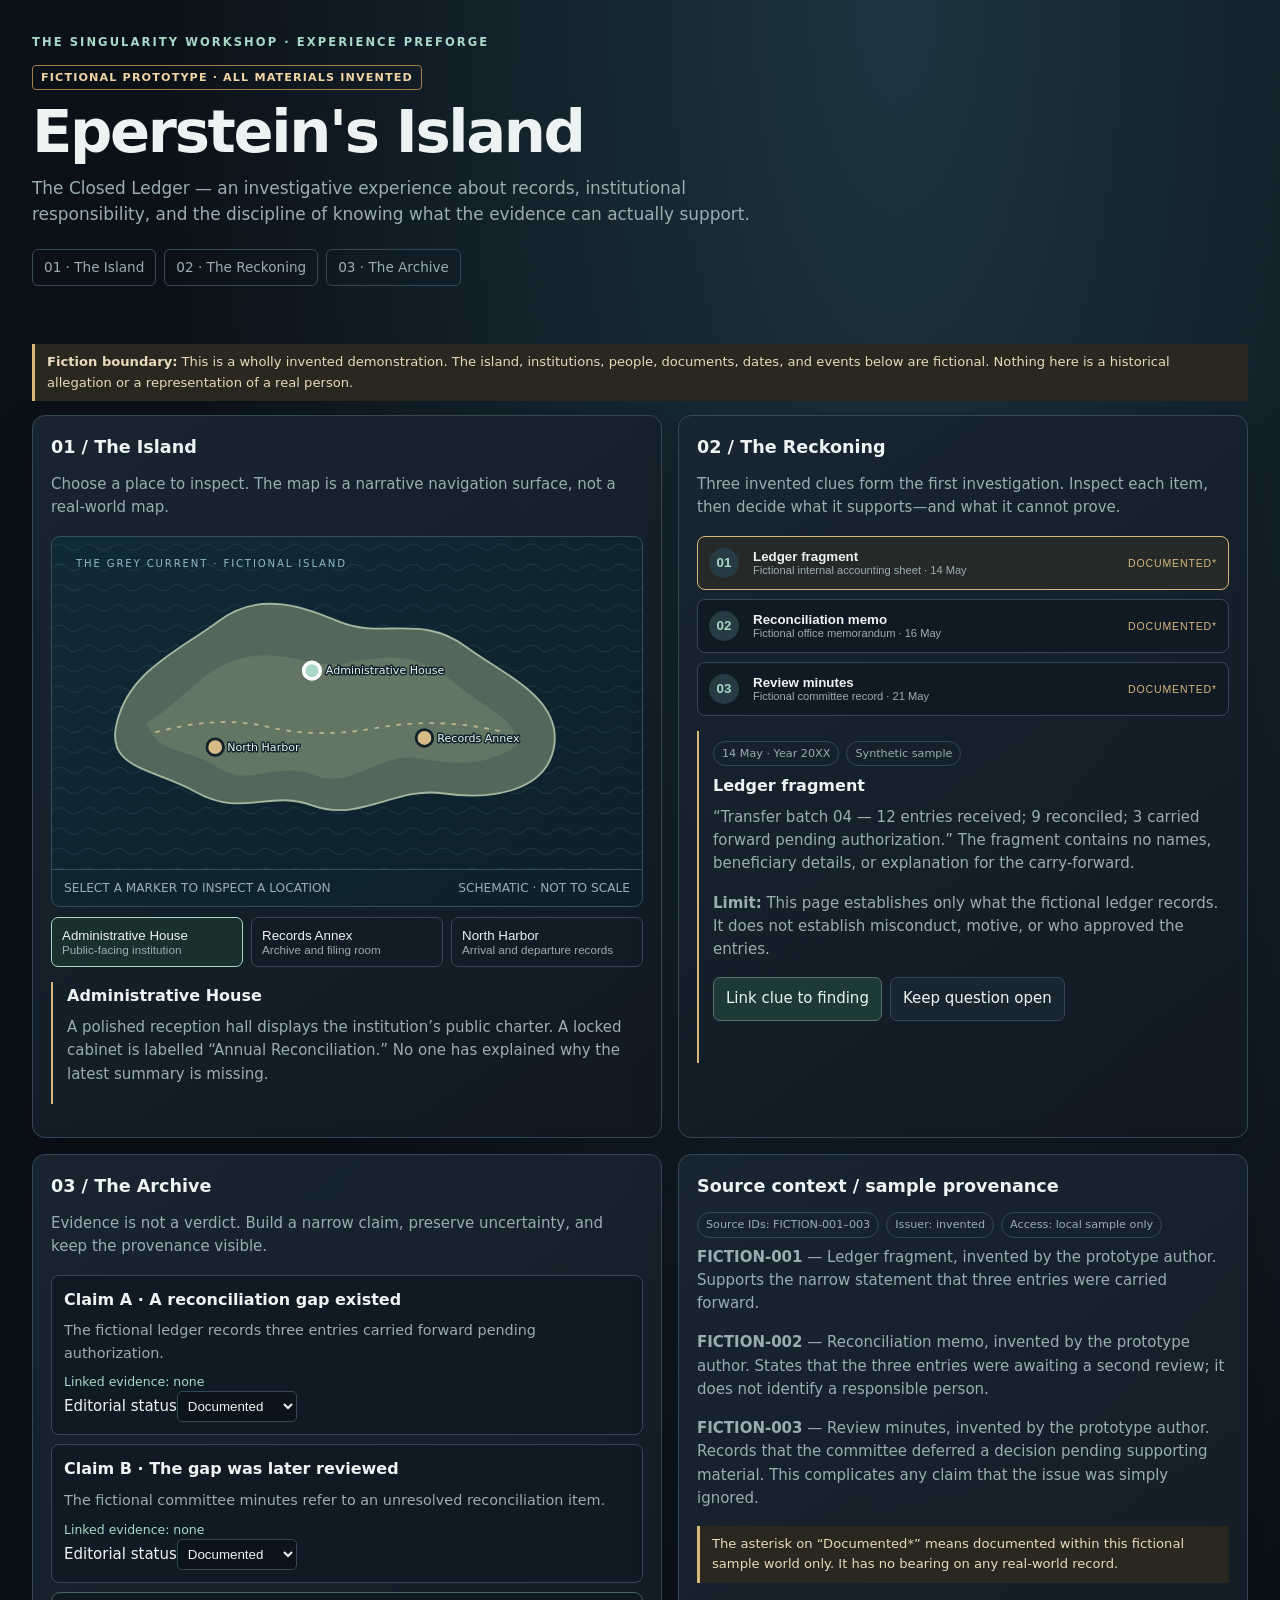
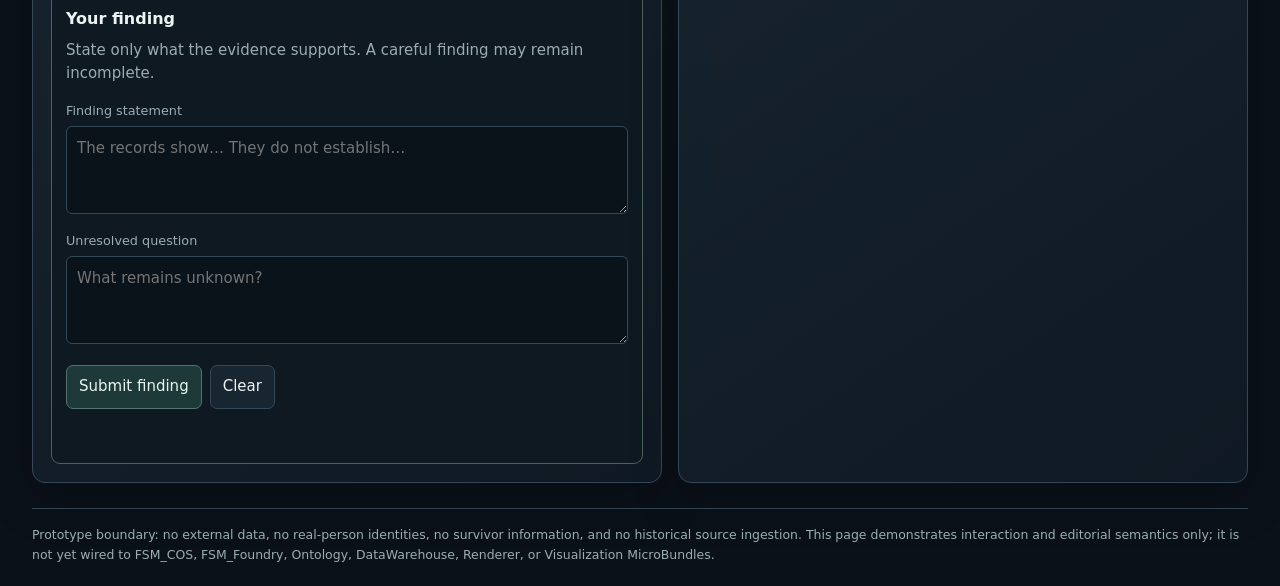
<file: docs/demos/epersteins-island.html>
<!doctype html>
<html lang="en">
<head>
<meta charset="utf-8"><meta name="viewport" content="width=device-width,initial-scale=1">
<title>Eperstein's Island — The Closed Ledger</title>
<style>
:root{color-scheme:dark;--bg:#0b1119;--panel:#141f2b;--panel2:#1b2a37;--line:#344958;--ink:#edf3f2;--muted:#9aadb2;--sea:#102b37;--mint:#a8d8c7;--gold:#d8b77b;--red:#d78b83;--blue:#8fb9cb}
*{box-sizing:border-box}body{margin:0;background:radial-gradient(ellipse at 70% 0%,#1c3540 0,#0b1119 58%);color:var(--ink);font:15px/1.55 system-ui,Segoe UI,sans-serif}
header,main,footer{max-width:1260px;margin:auto;padding:22px}header{padding-top:34px}.eyebrow{font-size:.72rem;letter-spacing:.18em;color:var(--mint);font-weight:800}.fiction{display:inline-block;border:1px solid #a67f4a;color:#f0d4a4;border-radius:4px;padding:3px 8px;font-size:.7rem;letter-spacing:.1em;font-weight:800}
h1{font-size:clamp(2rem,5vw,3.7rem);line-height:1.02;letter-spacing:-.04em;margin:12px 0}h2{font-size:1.1rem;margin:0 0 12px}h3{font-size:1rem;margin:0 0 7px}p{color:var(--muted);margin:.4rem 0 1rem}.lede{max-width:760px;font-size:1.06rem}
nav{display:flex;gap:8px;flex-wrap:wrap;margin:22px 0 0}nav a{color:var(--muted);text-decoration:none;padding:7px 11px;border:1px solid var(--line);border-radius:6px;font-size:.85rem}
.grid{display:grid;grid-template-columns:1.05fr .95fr;gap:16px}.panel{background:linear-gradient(145deg,#182632f2,#101923f5);border:1px solid var(--line);border-radius:13px;padding:18px;min-width:0;box-shadow:0 18px 50px #0003}
.map{background:linear-gradient(145deg,#102a35,#0c202b);border:1px solid #34505a;border-radius:9px;overflow:hidden}.map svg{display:block;width:100%;height:auto}.map-note{display:flex;justify-content:space-between;gap:10px;flex-wrap:wrap;padding:9px 12px;color:var(--muted);font-size:.76rem;border-top:1px solid #34505a}
.place{cursor:pointer}.place .pin{fill:#d7bc88;stroke:#13212a;stroke-width:3}.place text{fill:#edf3f2;font:12px system-ui;paint-order:stroke;stroke:#10232c;stroke-width:3px;stroke-linejoin:round}.place:focus .pin,.place:hover .pin,.place.active .pin{fill:#a8d8c7;stroke:#fff;stroke-width:4}
.place:focus{outline:none}.locations{display:grid;grid-template-columns:repeat(3,1fr);gap:8px;margin-top:10px}.loc{border:1px solid var(--line);background:#111c26;color:var(--ink);border-radius:7px;padding:10px;text-align:left;cursor:pointer}.loc small{display:block;color:var(--muted);font-size:.73rem}.loc[aria-pressed=true]{border-color:var(--mint);background:#1a302f}
.clues{display:grid;gap:9px}.clue{display:grid;grid-template-columns:34px 1fr auto;align-items:center;gap:10px;text-align:left;width:100%;border:1px solid var(--line);background:#101a24;color:var(--ink);border-radius:8px;padding:11px;cursor:pointer}.clue[aria-pressed=true]{border-color:var(--gold);background:#252a28}.clue .num{display:grid;place-items:center;width:30px;height:30px;border-radius:50%;background:#263b43;color:var(--mint);font-weight:800}.clue small{display:block;color:var(--muted)}.tag{font-size:.66rem;letter-spacing:.08em;text-transform:uppercase;color:var(--gold);white-space:nowrap}
.detail{border-left:2px solid var(--gold);padding:2px 0 2px 14px;margin:15px 0}.meta{display:flex;gap:7px;flex-wrap:wrap;margin:8px 0}.pill{border:1px solid var(--line);border-radius:99px;padding:3px 8px;color:var(--muted);font-size:.7rem}
.actions{display:flex;gap:8px;flex-wrap:wrap;margin-top:14px}.actions button,.submit{border:1px solid #55736f;background:#1d3a38;color:#e8f5ee;border-radius:7px;padding:9px 12px;font:inherit;cursor:pointer}.actions button.secondary{background:#182632;border-color:var(--line);color:var(--ink)}button:focus-visible,a:focus-visible{outline:2px solid var(--mint);outline-offset:3px}
.board{display:grid;gap:9px}.claim{border:1px solid var(--line);border-radius:8px;padding:12px;background:#101a24}.claim p{margin:4px 0 8px;font-size:.9rem}.claim select{background:#0b141c;color:var(--ink);border:1px solid var(--line);border-radius:5px;padding:6px}.support{font-size:.78rem;color:var(--mint)}.finding{background:#0e1921;border:1px solid #48645d;border-radius:9px;padding:14px}.finding textarea{width:100%;min-height:88px;background:#0a131a;color:var(--ink);border:1px solid var(--line);border-radius:6px;padding:10px;font:inherit}.finding label{display:block;color:var(--muted);font-size:.8rem;margin:10px 0 5px}
.notice{border-left:3px solid var(--gold);padding:8px 12px;background:#29271f;color:#e8d9bc;font-size:.82rem;margin:14px 0}.status{color:var(--mint);font-size:.82rem;min-height:1.4em}.foot{border-top:1px solid var(--line);margin-top:25px;padding-top:16px;font-size:.78rem;color:var(--muted)}
@media(max-width:850px){.grid{grid-template-columns:1fr}}@media(max-width:540px){header,main,footer{padding:15px}.locations{grid-template-columns:1fr}.clue{grid-template-columns:30px 1fr}.clue .tag{grid-column:2}}
</style>
</head>
<body>
<header>
<div class="eyebrow">THE SINGULARITY WORKSHOP · EXPERIENCE PREFORGE</div>
<div style="margin-top:13px"><span class="fiction">FICTIONAL PROTOTYPE · ALL MATERIALS INVENTED</span></div>
<h1>Eperstein's Island</h1>
<p class="lede">The Closed Ledger — an investigative experience about records, institutional responsibility, and the discipline of knowing what the evidence can actually support.</p>
<nav aria-label="Experience layers"><a href="#island">01 · The Island</a><a href="#reckoning">02 · The Reckoning</a><a href="#archive">03 · The Archive</a></nav>
</header>
<main>
<div class="notice"><strong>Fiction boundary:</strong> This is a wholly invented demonstration. The island, institutions, people, documents, dates, and events below are fictional. Nothing here is a historical allegation or a representation of a real person.</div>
<div class="grid">
<section class="panel" id="island">
<h2>01 / The Island</h2><p>Choose a place to inspect. The map is a narrative navigation surface, not a real-world map.</p>
<div class="map">
<svg viewBox="0 0 640 360" role="group" aria-label="Fictional island map with three inspectable locations">
<defs><pattern id="waves" width="32" height="22" patternUnits="userSpaceOnUse"><path d="M0 11 Q8 4 16 11 T32 11" fill="none" stroke="#31505a" stroke-width="1" opacity=".55"/></pattern></defs>
<rect width="640" height="360" fill="url(#waves)"/>
<path d="M70 203 C83 145 137 124 181 91 C226 57 275 77 312 92 C359 111 400 83 449 119 C493 151 551 174 545 225 C538 276 477 286 423 278 C372 271 334 310 282 291 C235 274 206 305 155 276 C111 251 58 252 70 203Z" fill="#53685b" stroke="#a3b6a0" stroke-width="2"/>
<path d="M102 202 C147 176 163 139 213 130 C255 122 284 143 318 137 C362 129 394 123 435 157 C475 190 506 198 504 226 C468 252 431 245 397 240 C354 233 327 275 283 258 C243 242 214 274 177 248 C145 228 118 238 102 202Z" fill="#71806a" opacity=".55"/>
<path d="M112 212 Q180 193 234 206 T353 207 T488 211" fill="none" stroke="#d0c29a" stroke-width="2" stroke-dasharray="5 7" opacity=".8"/>
<g class="place active" data-place="admin" tabindex="0" role="button" aria-label="Administrative House"><circle class="pin" cx="282" cy="145" r="9"/><text x="297" y="149">Administrative House</text></g>
<g class="place" data-place="records" tabindex="0" role="button" aria-label="Records Annex"><circle class="pin" cx="404" cy="218" r="9"/><text x="418" y="222">Records Annex</text></g>
<g class="place" data-place="harbor" tabindex="0" role="button" aria-label="North Harbor"><circle class="pin" cx="177" cy="228" r="9"/><text x="190" y="232">North Harbor</text></g>
<text x="26" y="32" fill="#8fb9cb" font-size="11" letter-spacing="2">THE GREY CURRENT · FICTIONAL ISLAND</text>
</svg>
<div class="map-note"><span>SELECT A MARKER TO INSPECT A LOCATION</span><span>SCHEMATIC · NOT TO SCALE</span></div>
</div>
<div class="locations">
<button class="loc" data-place="admin" aria-pressed="true">Administrative House<small>Public-facing institution</small></button>
<button class="loc" data-place="records" aria-pressed="false">Records Annex<small>Archive and filing room</small></button>
<button class="loc" data-place="harbor" aria-pressed="false">North Harbor<small>Arrival and departure records</small></button>
</div>
<div class="detail"><h3 id="placeTitle">Administrative House</h3><p id="placeText">A polished reception hall displays the institution's public charter. A locked cabinet is labelled “Annual Reconciliation.” No one has explained why the latest summary is missing.</p></div>
</section>
<section class="panel" id="reckoning">
<h2>02 / The Reckoning</h2><p>Three invented clues form the first investigation. Inspect each item, then decide what it supports—and what it cannot prove.</p>
<div class="clues" id="clueList">
<button class="clue" data-clue="ledger" aria-pressed="true"><span class="num">01</span><span><strong>Ledger fragment</strong><small>Fictional internal accounting sheet · 14 May</small></span><span class="tag">Documented*</span></button>
<button class="clue" data-clue="memo" aria-pressed="false"><span class="num">02</span><span><strong>Reconciliation memo</strong><small>Fictional office memorandum · 16 May</small></span><span class="tag">Documented*</span></button>
<button class="clue" data-clue="minutes" aria-pressed="false"><span class="num">03</span><span><strong>Review minutes</strong><small>Fictional committee record · 21 May</small></span><span class="tag">Documented*</span></button>
</div>
<div class="detail" aria-live="polite"><div class="meta"><span class="pill" id="clueDate">14 May · Year 20XX</span><span class="pill">Synthetic sample</span></div><h3 id="clueTitle">Ledger fragment</h3><p id="clueBody">“Transfer batch 04 — 12 entries received; 9 reconciled; 3 carried forward pending authorization.” The fragment contains no names, beneficiary details, or explanation for the carry-forward.</p><p id="clueLimit"><strong>Limit:</strong> This page establishes only what the fictional ledger records. It does not establish misconduct, motive, or who approved the entries.</p>
<div class="actions"><button id="addEvidence">Link clue to finding</button><button class="secondary" id="markUnresolved">Keep question open</button></div><p class="status" id="actionStatus" aria-live="polite"></p></div>
</section>
<section class="panel" id="archive">
<h2>03 / The Archive</h2><p>Evidence is not a verdict. Build a narrow claim, preserve uncertainty, and keep the provenance visible.</p>
<div class="board">
<div class="claim"><h3>Claim A · A reconciliation gap existed</h3><p>The fictional ledger records three entries carried forward pending authorization.</p><div class="support" id="supportA">Linked evidence: none</div><label for="classA">Editorial status</label><select id="classA"><option>Documented</option><option>Alleged</option><option>Established</option><option>Disputed</option><option>Reconstructed</option><option>Unknown</option></select></div>
<div class="claim"><h3>Claim B · The gap was later reviewed</h3><p>The fictional committee minutes refer to an unresolved reconciliation item.</p><div class="support" id="supportB">Linked evidence: none</div><label for="classB">Editorial status</label><select id="classB"><option>Documented</option><option>Alleged</option><option>Established</option><option>Disputed</option><option>Reconstructed</option><option>Unknown</option></select></div>
<div class="finding"><h3>Your finding</h3><p>State only what the evidence supports. A careful finding may remain incomplete.</p><label for="findingText">Finding statement</label><textarea id="findingText" placeholder="The records show… They do not establish…"></textarea><label for="openQuestion">Unresolved question</label><textarea id="openQuestion" placeholder="What remains unknown?"></textarea><div class="actions"><button class="submit" id="submitFinding">Submit finding</button><button class="secondary" id="clearFinding">Clear</button></div><p class="status" id="findingStatus" aria-live="polite"></p></div>
</div>
</section>
<section class="panel">
<h2>Source context / sample provenance</h2>
<div class="meta"><span class="pill">Source IDs: FICTION-001–003</span><span class="pill">Issuer: invented</span><span class="pill">Access: local sample only</span></div>
<p><strong>FICTION-001</strong> — Ledger fragment, invented by the prototype author. Supports the narrow statement that three entries were carried forward.</p>
<p><strong>FICTION-002</strong> — Reconciliation memo, invented by the prototype author. States that the three entries were awaiting a second review; it does not identify a responsible person.</p>
<p><strong>FICTION-003</strong> — Review minutes, invented by the prototype author. Records that the committee deferred a decision pending supporting material. This complicates any claim that the issue was simply ignored.</p>
<div class="notice">The asterisk on “Documented*” means documented within this fictional sample world only. It has no bearing on any real-world record.</div>
</section>
</div>
<div class="foot">Prototype boundary: no external data, no real-person identities, no survivor information, and no historical source ingestion. This page demonstrates interaction and editorial semantics only; it is not yet wired to FSM_COS, FSM_Foundry, Ontology, DataWarehouse, Renderer, or Visualization MicroBundles.</div>
</main>
<script>
(()=>{'use strict';
const places={
admin:{title:'Administrative House',text:'A polished reception hall displays the institution’s public charter. A locked cabinet is labelled “Annual Reconciliation.” No one has explained why the latest summary is missing.'},
records:{title:'Records Annex',text:'A quiet filing room contains the fictional ledger fragment and a memorandum. The dates do not line up neatly; the discrepancy calls for another source, not a conclusion.'},
harbor:{title:'North Harbor',text:'A noticeboard lists scheduled arrivals for the fictional island. It contains no passenger identities. In this slice, the harbor is context—not evidence of wrongdoing.'}
};
const clues={
ledger:{date:'14 May · Year 20XX',title:'Ledger fragment',body:'“Transfer batch 04 — 12 entries received; 9 reconciled; 3 carried forward pending authorization.” The fragment contains no names, beneficiary details, or explanation for the carry-forward.',limit:'This page establishes only what the fictional ledger records. It does not establish misconduct, motive, or who approved the entries.',claim:'A'},
memo:{date:'16 May · Year 20XX',title:'Reconciliation memo',body:'“The three carried-forward entries remain open pending a second review. The summary should not be marked complete until the supporting schedule is attached.”',limit:'The memo indicates a review process was requested. It does not establish whether the review occurred or whether the entries were improper.',claim:'A'},
minutes:{date:'21 May · Year 20XX',title:'Review minutes',body:'“The committee reviewed the open reconciliation item and deferred closure until the supporting schedule could be located. Follow-up assigned to the records office.”',limit:'This later record complicates the idea that the matter was simply ignored. It documents deferral, not the eventual outcome or the quality of the review.',claim:'B'}
};
let selected='ledger';const linked=new Set();let unresolved=false;
const $=id=>document.getElementById(id);
function selectPlace(id){document.querySelectorAll('[data-place]').forEach(e=>{const active=e.dataset.place===id;if(e.classList.contains('place'))e.classList.toggle('active',active);else e.setAttribute('aria-pressed',String(active))});$('placeTitle').textContent=places[id].title;$('placeText').textContent=places[id].text}
function selectClue(id){selected=id;document.querySelectorAll('[data-clue]').forEach(e=>e.setAttribute('aria-pressed',String(e.dataset.clue===id)));const c=clues[id];$('clueDate').textContent=c.date;$('clueTitle').textContent=c.title;$('clueBody').textContent=c.body;$('clueLimit').innerHTML='<strong>Limit:</strong> '+c.limit;$('actionStatus').textContent=''}
function renderLinks(){const a=[...linked].filter(id=>clues[id].claim==='A');const b=[...linked].filter(id=>clues[id].claim==='B');$('supportA').textContent='Linked evidence: '+(a.length?a.map(x=>'FICTION-'+({ledger:'001',memo:'002'}[x])).join(', '):'none');$('supportB').textContent='Linked evidence: '+(b.length?'FICTION-003':'none')}
document.querySelectorAll('[data-place]').forEach(e=>{const fn=()=>selectPlace(e.dataset.place);e.addEventListener('click',fn);e.addEventListener('keydown',ev=>{if(ev.key==='Enter'||ev.key===' '){ev.preventDefault();fn()}})});
document.querySelectorAll('[data-clue]').forEach(e=>e.addEventListener('click',()=>selectClue(e.dataset.clue)));
$('addEvidence').addEventListener('click',()=>{linked.add(selected);renderLinks();$('actionStatus').textContent='Linked '+clues[selected].title+' to the relevant narrow claim.'});
$('markUnresolved').addEventListener('click',()=>{unresolved=true;$('openQuestion').value=$('openQuestion').value||'What happened after the committee deferred closure?';$('actionStatus').textContent='Question preserved as unresolved.'});
$('submitFinding').addEventListener('click',()=>{const statement=$('findingText').value.trim(),question=$('openQuestion').value.trim();if(!statement||!question){$('findingStatus').textContent='Add both a finding and an unresolved question before submitting.';return}if(!linked.size){$('findingStatus').textContent='Link at least one clue so the finding has an evidence trail.';return}$('findingStatus').textContent='Finding saved in this page session. Evidence linked: '+linked.size+'. Unresolved question preserved: yes.'});
$('clearFinding').addEventListener('click',()=>{$('findingText').value='';$('openQuestion').value='';linked.clear();unresolved=false;renderLinks();$('findingStatus').textContent='Local finding cleared.'});
selectPlace('admin');selectClue('ledger');renderLinks();
})();
</script>
</body></html>
</file>
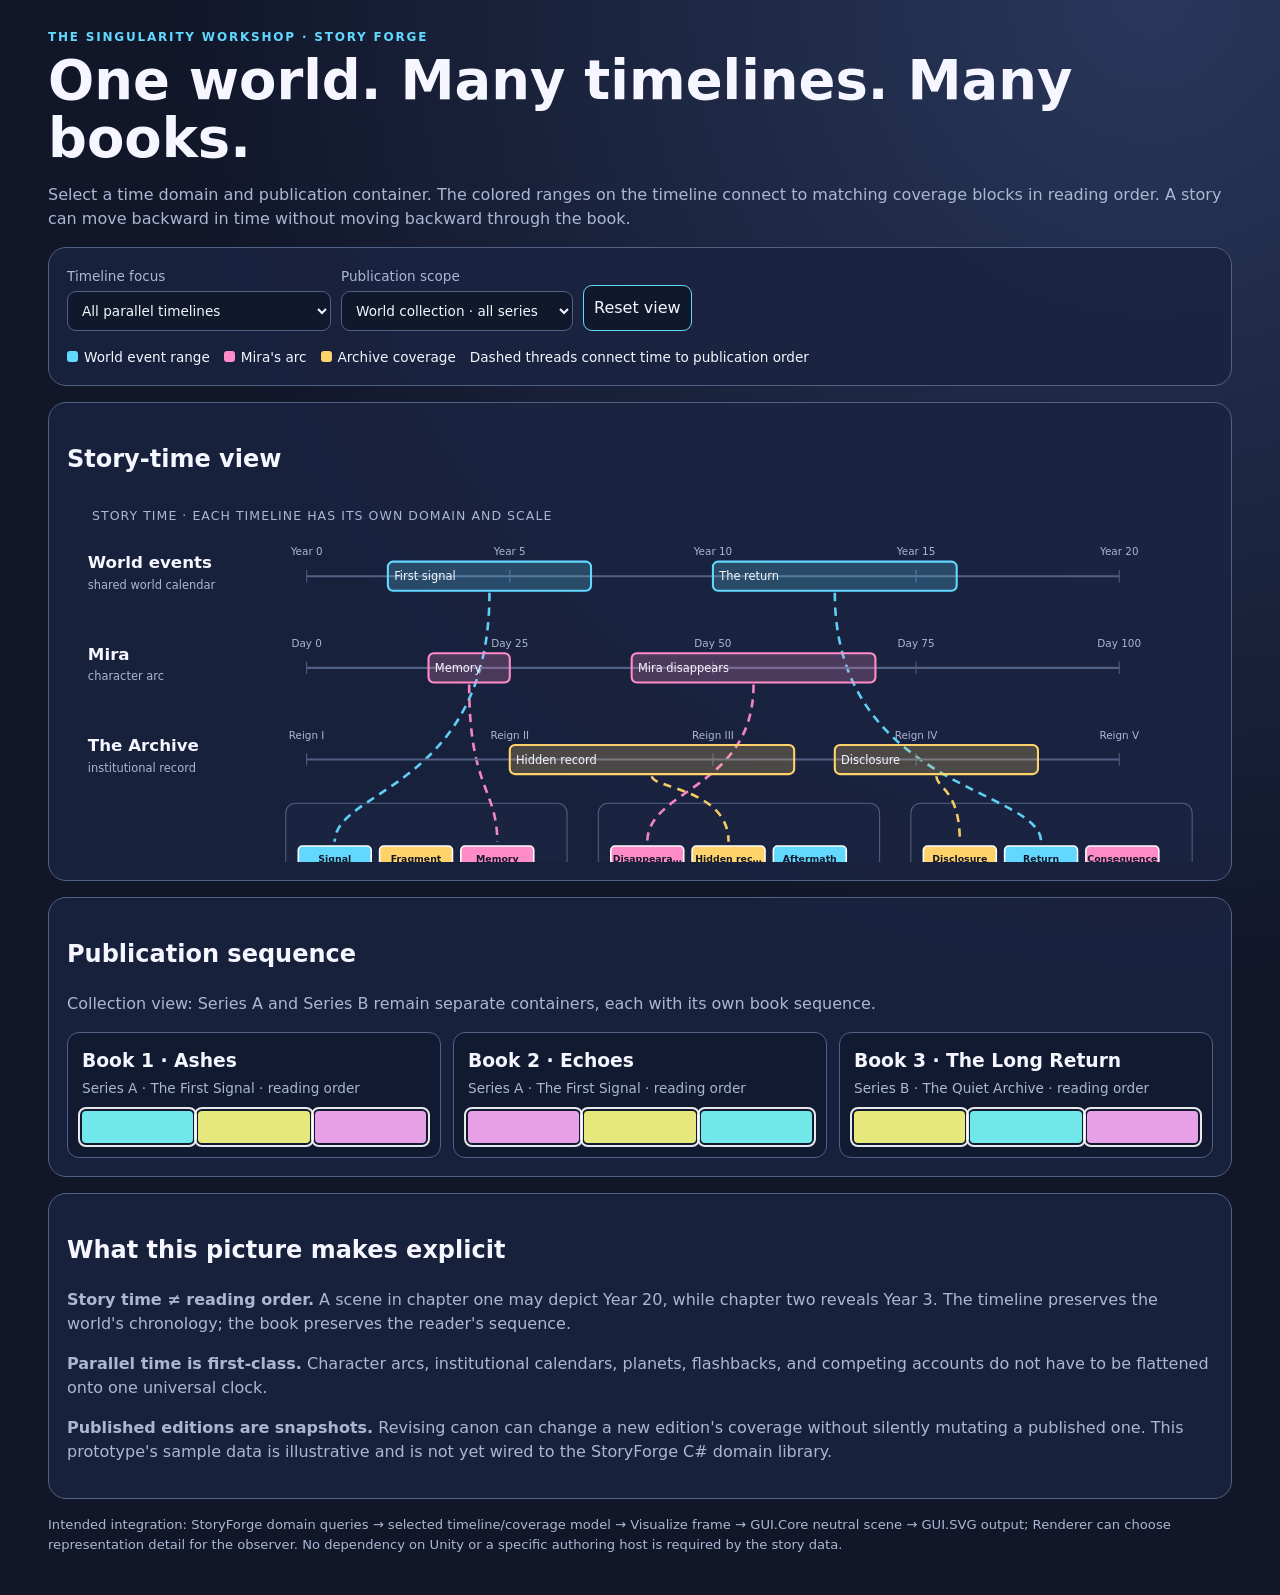
<file: docs/demos/story-forge.html>
<!doctype html>
<html lang="en">
<head>
<meta charset="utf-8"><meta name="viewport" content="width=device-width,initial-scale=1">
<title>Story Forge — Timeline to Book Coverage</title>
<style>
:root{color-scheme:dark;--bg:#111629;--panel:#1a2340;--line:#506184;--text:#f5f6ff;--muted:#aab7d3;--a:#62d8ff;--b:#ff8cc8;--c:#ffd36a}*{box-sizing:border-box}body{margin:0;background:radial-gradient(circle at 90% 0,#29375b,var(--bg) 50%);color:var(--text);font:16px/1.5 system-ui,Segoe UI,sans-serif}main{max-width:1240px;margin:auto;padding:28px}.eyebrow{color:var(--a);font-size:.75rem;font-weight:800;letter-spacing:.15em}h1{font-size:clamp(2rem,5vw,3.4rem);line-height:1.05;margin:.4rem 0 1rem}p,.muted{color:var(--muted)}.panel{background:#1a2340dd;border:1px solid var(--line);border-radius:18px;padding:18px;margin:16px 0}.controls{display:flex;gap:10px;flex-wrap:wrap;align-items:end}.controls label{display:grid;gap:5px;color:var(--muted);font-size:.85rem}.controls select,.controls button{background:#10182b;color:var(--text);border:1px solid var(--line);border-radius:9px;padding:10px;font:inherit}.controls button{cursor:pointer;border-color:var(--a)}.legend{display:flex;flex-wrap:wrap;gap:14px;font-size:.85rem}.key{display:inline-block;width:11px;height:11px;border-radius:3px;margin-right:6px}.visual{width:100%;height:auto;display:block}.booklist{display:grid;grid-template-columns:repeat(3,minmax(0,1fr));gap:12px}.book{border:1px solid var(--line);border-radius:12px;padding:14px;background:#111a30;min-width:0}.book h3{margin:0 0 3px}.book p{font-size:.85rem;margin:.2rem 0 .8rem}.blocks{display:flex;gap:5px;min-height:32px}.block{flex:1;min-width:10px;border-radius:4px;opacity:.9}.block.active{outline:2px solid white;outline-offset:2px;filter:brightness(1.25)}.readout{font-variant-numeric:tabular-nums}.foot{font-size:.82rem}.thread{stroke-dasharray:8 6;animation:thread 3s linear infinite}@keyframes thread{to{stroke-dashoffset:-56}}@media(prefers-reduced-motion:reduce){.thread{animation:none;stroke-dasharray:none}}@media(max-width:800px){.booklist{grid-template-columns:1fr}.panel{padding:12px}main{padding:15px}}
</style>
</head>
<body><main>
<div class="eyebrow">THE SINGULARITY WORKSHOP · STORY FORGE</div>
<h1>One world. Many timelines. Many books.</h1>
<p>Select a time domain and publication container. The colored ranges on the timeline connect to matching coverage blocks in reading order. A story can move backward in time without moving backward through the book.</p>
<section class="panel"><div class="controls">
<label>Timeline focus<select id="timeline"><option value="all">All parallel timelines</option><option value="world">World events</option><option value="mira">Mira · character arc</option><option value="archive">The Archive · institutional record</option></select></label>
<label>Publication scope<select id="scope"><option value="collection">World collection · all series</option><option value="seriesA">Series A · The First Signal</option><option value="seriesB">Series B · The Quiet Archive</option><option value="book1">Book 1 · Ashes</option><option value="book2">Book 2 · Echoes</option><option value="book3">Book 3 · The Long Return</option></select></label>
<button id="reset" type="button">Reset view</button>
</div><div class="legend" style="margin-top:16px"><span><i class="key" style="background:var(--a)"></i>World event range</span><span><i class="key" style="background:var(--b)"></i>Mira's arc</span><span><i class="key" style="background:var(--c)"></i>Archive coverage</span><span>Dashed threads connect time to publication order</span></div></section>
<section class="panel"><h2>Story-time view</h2><svg id="timelineSvg" class="visual" viewBox="0 0 1100 350" role="img" aria-label="Selectable parallel timelines with coverage ranges and threads to publication order"></svg></section>
<section class="panel"><h2>Publication sequence</h2><p id="scopeDescription" class="muted">A collection contains series; each series contains books; each book has its own chapter order. Color identifies the story-time interval represented, not chapter chronology.</p><div id="books" class="booklist"></div></section>
<section class="panel"><h2>What this picture makes explicit</h2><p><b>Story time ≠ reading order.</b> A scene in chapter one may depict Year 20, while chapter two reveals Year 3. The timeline preserves the world's chronology; the book preserves the reader's sequence.</p><p><b>Parallel time is first-class.</b> Character arcs, institutional calendars, planets, flashbacks, and competing accounts do not have to be flattened onto one universal clock.</p><p><b>Published editions are snapshots.</b> Revising canon can change a new edition's coverage without silently mutating a published one. This prototype's sample data is illustrative and is not yet wired to the StoryForge C# domain library.</p></section>
<p class="foot">Intended integration: StoryForge domain queries → selected timeline/coverage model → Visualize frame → GUI.Core neutral scene → GUI.SVG output; Renderer can choose representation detail for the observer. No dependency on Unity or a specific authoring host is required by the story data.</p>
</main>
<script>
(()=>{'use strict';
const colors={world:'#62d8ff',mira:'#ff8cc8',archive:'#ffd36a'};
const lanes=[
{id:'world',name:'World events',subtitle:'shared world calendar',y:76,color:colors.world,ranges:[{start:2,end:7,label:'First signal',book:'book1'},{start:10,end:16,label:'The return',book:'book3'}]},
{id:'mira',name:'Mira',subtitle:'character arc',y:164,color:colors.mira,ranges:[{start:8,end:14,label:'Mira disappears',book:'book2'},{start:3,end:5,label:'Memory',book:'book1'}]},
{id:'archive',name:'The Archive',subtitle:'institutional record',y:252,color:colors.archive,ranges:[{start:5,end:12,label:'Hidden record',book:'book2'},{start:13,end:18,label:'Disclosure',book:'book3'}]}
];
const books=[
{id:'book1',series:'seriesA',seriesName:'Series A · The First Signal',name:'Book 1 · Ashes',order:1,blocks:[{lane:'world',label:'Signal',color:colors.world},{lane:'archive',label:'Fragment',color:colors.archive},{lane:'mira',label:'Memory',color:colors.mira}]},
{id:'book2',series:'seriesA',seriesName:'Series A · The First Signal',name:'Book 2 · Echoes',order:2,blocks:[{lane:'mira',label:'Disappearance',color:colors.mira},{lane:'archive',label:'Hidden record',color:colors.archive},{lane:'world',label:'Aftermath',color:colors.world}]},
{id:'book3',series:'seriesB',seriesName:'Series B · The Quiet Archive',name:'Book 3 · The Long Return',order:1,blocks:[{lane:'archive',label:'Disclosure',color:colors.archive},{lane:'world',label:'Return',color:colors.world},{lane:'mira',label:'Consequence',color:colors.mira}]}
];
const $=id=>document.getElementById(id);
function el(name,attrs={},text){const n=document.createElementNS('http://www.w3.org/2000/svg',name);Object.entries(attrs).forEach(([k,v])=>n.setAttribute(k,v));if(text!==undefined)n.textContent=text;return n}
function visibleBooks(scope){if(scope==='collection')return books;if(scope==='seriesA')return books.filter(b=>b.series==='seriesA');if(scope==='seriesB')return books.filter(b=>b.series==='seriesB');return books.filter(b=>b.id===scope)}
function render(){
const focus=$('timeline').value, scope=$('scope').value, selectedBooks=visibleBooks(scope),svg=$('timelineSvg');svg.replaceChildren();
svg.append(el('text',{x:24,y:22,fill:'#aab7d3','font-size':12,'letter-spacing':1},'STORY TIME · EACH TIMELINE HAS ITS OWN DOMAIN AND SCALE'));
const x=t=>230+t*39, bookX=(i)=>210+i*300, blockCenter=(i,j)=>bookX(i)+12+j*78+35, blockY=346;
selectedBooks.forEach((b,i)=>svg.append(el('rect',{x:bookX(i),y:294,width:270,height:82,rx:9,fill:'#1a2340',stroke:'#506184'})));
lanes.filter(l=>focus==='all'||l.id===focus).forEach(l=>{
svg.append(el('text',{x:20,y:l.y-8,fill:'#f5f6ff','font-size':16,'font-weight':700},l.name));
svg.append(el('text',{x:20,y:l.y+12,fill:'#aab7d3','font-size':11},l.subtitle));
svg.append(el('line',{x1:x(0),y1:l.y,x2:x(20),y2:l.y,stroke:'#506184','stroke-width':2}));
for(let t=0;t<=20;t+=5){svg.append(el('line',{x1:x(t),y1:l.y-6,x2:x(t),y2:l.y+6,stroke:'#506184'}));const tickLabels=l.id==='world'?['Year 0','Year 5','Year 10','Year 15','Year 20']:l.id==='mira'?['Day 0','Day 25','Day 50','Day 75','Day 100']:['Reign I','Reign II','Reign III','Reign IV','Reign V'];svg.append(el('text',{x:x(t),y:l.y-20,fill:'#aab7d3','font-size':10,'text-anchor':'middle'},tickLabels[t/5]));}
l.ranges.forEach(r=>{
const isFocused=focus==='all'||focus===l.id;if(!isFocused)return;
const rect=el('rect',{x:x(r.start),y:l.y-14,width:(r.end-r.start)*39,height:28,rx:5,fill:l.color,'fill-opacity':.22,stroke:l.color,'stroke-width':2});rect.append(el('title',{},r.label+' · years '+r.start+'–'+r.end));svg.append(rect);
svg.append(el('text',{x:x(r.start)+6,y:l.y+4,fill:'#f5f6ff','font-size':11},r.label));
const bookIndex=selectedBooks.findIndex(b=>b.id===r.book), book=selectedBooks[bookIndex];
if(book){const blockIndex=book.blocks.findIndex(b=>b.lane===l.id);if(blockIndex>=0){const sx=x(r.start+(r.end-r.start)/2),tx=blockCenter(bookIndex,blockIndex);svg.append(el('path',{d:'M '+sx+' '+(l.y+16)+' C '+sx+' 280, '+tx+' 280, '+tx+' '+(blockY-15),fill:'none',stroke:l.color,'stroke-width':2.5,'stroke-dasharray':'7 6',class:'thread',opacity:.95}));}}
});
});
selectedBooks.forEach((b,i)=>{
const bx=bookX(i);b.blocks.forEach((block,j)=>{const rect=el('rect',{x:bx+12+j*78,y:335,width:70,height:23,rx:4,fill:block.color,stroke:(focus==='all'||focus===block.lane)?'#ffffff':'none','stroke-width':(focus==='all'||focus===block.lane)?1.5:0});rect.append(el('title',{},(j+1)+'. '+block.label+' · '+block.lane+' timeline'));svg.append(rect);svg.append(el('text',{x:bx+47+j*78,y:350,fill:'#111629','font-size':9,'font-weight':700,'text-anchor':'middle'},block.label.length>11?block.label.slice(0,10)+'…':block.label));});
});
const host=$('books');host.replaceChildren();selectedBooks.forEach(b=>{const card=document.createElement('article');card.className='book';const h=document.createElement('h3');h.textContent=b.name;const p=document.createElement('p');p.textContent=b.seriesName+' · reading order';const blocks=document.createElement('div');blocks.className='blocks';b.blocks.forEach((block,i)=>{const span=document.createElement('div');span.className='block'+((focus==='all'||focus===block.lane)?' active':'');span.style.background=block.color;span.title=(i+1)+'. '+block.label+' — '+block.lane+' timeline';span.setAttribute('aria-label',span.title);blocks.append(span)});card.append(h,p,blocks);host.append(card)});
$('scopeDescription').textContent=scope==='collection'?'Collection view: Series A and Series B remain separate containers, each with its own book sequence.':scope.startsWith('series')?'Series view: only books belonging to this series are shown; other series are not flattened into it.':'Book view: the selected book is isolated while its colored blocks still point back to parallel story time.';
}
$('timeline').addEventListener('change',render);$('scope').addEventListener('change',render);$('reset').addEventListener('click',()=>{$('timeline').value='all';$('scope').value='collection';render()});render();
})();
</script>
</body></html>
</file>
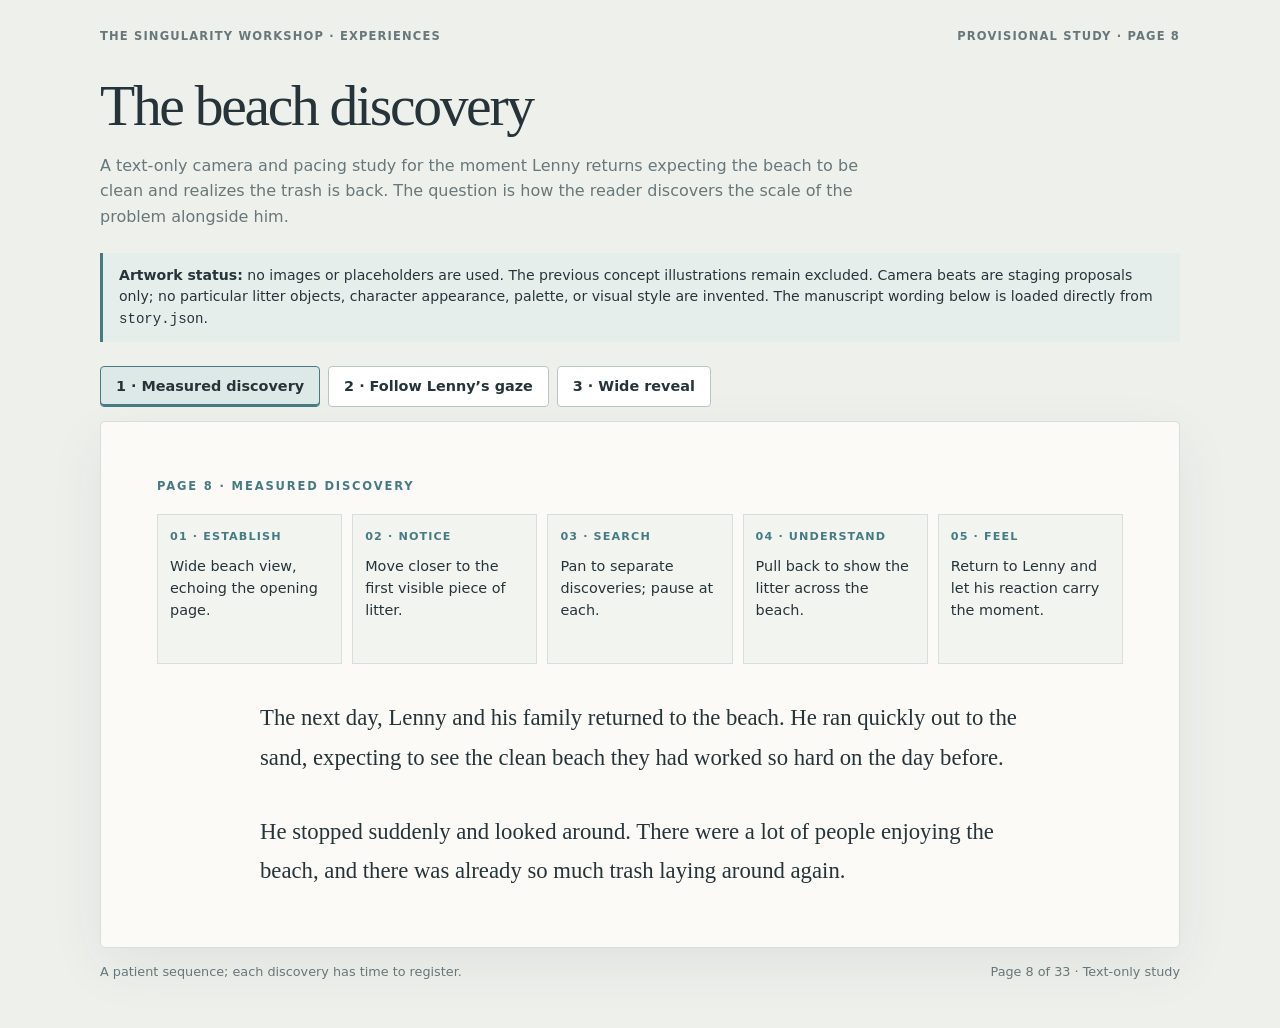
<file: experiences/Lenny/beach-discovery-study.html>
<!doctype html>
<html lang="en">
<head>
<meta charset="utf-8">
<meta name="viewport" content="width=device-width, initial-scale=1">
<meta name="theme-color" content="#f5f4ef">
<meta name="description" content="A provisional text-only camera and pacing study for Lenny's page 8 realization.">
<title>The Beach Discovery · Little Lenny</title>
<style>
:root{color-scheme:light;--ink:#26343a;--muted:#68777a;--paper:#fbfaf6;--line:#d8dedb;--sea:#477b83;font-family:Georgia,"Iowan Old Style","Palatino Linotype",serif}
*{box-sizing:border-box}body{margin:0;background:#eef0ec;color:var(--ink)}button{font:600 .9rem/1.2 system-ui,sans-serif}
.shell{width:min(1080px,calc(100% - 32px));margin:0 auto;padding:28px 0 48px}
header{display:flex;justify-content:space-between;gap:16px;align-items:center;font:600 .72rem/1.4 system-ui,sans-serif;letter-spacing:.1em;text-transform:uppercase;color:var(--muted)}
h1{font-size:clamp(2rem,5vw,3.6rem);font-weight:400;letter-spacing:-.04em;line-height:1.05;margin:32px 0 10px}
.intro{max-width:760px;color:var(--muted);font:1rem/1.6 system-ui,sans-serif}
.note{margin:24px 0;padding:12px 16px;border-left:3px solid var(--sea);background:#e5eeeb;font:.88rem/1.5 system-ui,sans-serif}
.controls{display:flex;flex-wrap:wrap;gap:8px;margin:24px 0 14px}
button{border:1px solid #b8c6c2;background:#fff;color:var(--ink);border-radius:4px;padding:11px 15px;cursor:pointer}
button[aria-pressed=true]{background:#dce9e6;border-color:var(--sea);box-shadow:inset 0 -2px var(--sea)}
button:focus-visible{outline:3px solid var(--sea);outline-offset:3px}
.stage{background:var(--paper);border:1px solid var(--line);border-radius:5px;box-shadow:0 18px 55px #26343a12;padding:clamp(22px,5vw,56px)}
.meta{font:600 .72rem/1.4 system-ui,sans-serif;letter-spacing:.16em;text-transform:uppercase;color:var(--sea);margin-bottom:18px}
.beats{display:grid;grid-template-columns:repeat(5,minmax(0,1fr));gap:10px;margin:20px 0 34px}
.beat{border:1px solid var(--line);background:#f2f4f0;padding:14px 12px;min-height:150px}
.beat b{display:block;font:600 .7rem/1.4 system-ui,sans-serif;letter-spacing:.1em;text-transform:uppercase;color:var(--sea);margin-bottom:10px}
.beat p{font: .9rem/1.55 system-ui,sans-serif;margin:0}
.copy{max-width:760px;margin:0 auto;width:100%;font-size:clamp(1.12rem,2.2vw,1.42rem);line-height:1.75}
.copy p{margin:0 0 1.5em}.copy p:last-child{margin-bottom:0}
.footer{display:flex;justify-content:space-between;gap:16px;align-items:center;margin-top:14px;color:var(--muted);font:.8rem/1.5 system-ui,sans-serif}
@media(max-width:760px){.beats{grid-template-columns:1fr 1fr}.beat:last-child{grid-column:1/-1}}
@media(max-width:520px){.shell{width:calc(100% - 20px);padding-top:16px}.beats{grid-template-columns:1fr}.beat,.beat:last-child{grid-column:auto;min-height:0}.footer{align-items:flex-start;flex-direction:column}}
@media(prefers-reduced-motion:reduce){*,*::before,*::after{scroll-behavior:auto!important;transition-duration:.01ms!important}}
</style>
</head>
<body>
<div class="shell">
<header><span>The Singularity Workshop · Experiences</span><span>Provisional study · Page 8</span></header>
<main>
<h1>The beach discovery</h1>
<p class="intro">A text-only camera and pacing study for the moment Lenny returns expecting the beach to be clean and realizes the trash is back. The question is how the reader discovers the scale of the problem alongside him.</p>
<p class="note"><strong>Artwork status:</strong> no images or placeholders are used. The previous concept illustrations remain excluded. Camera beats are staging proposals only; no particular litter objects, character appearance, palette, or visual style are invented. The manuscript wording below is loaded directly from <code>story.json</code>.</p>
<div class="controls" role="group" aria-label="Choose a camera approach">
<button type="button" data-mode="measured" aria-pressed="true">1 · Measured discovery</button>
<button type="button" data-mode="gaze" aria-pressed="false">2 · Follow Lenny’s gaze</button>
<button type="button" data-mode="reveal" aria-pressed="false">3 · Wide reveal</button>
</div>
<section class="stage" aria-labelledby="study-label">
<div id="study-label" class="meta">Page 8 · Measured discovery</div>
<div id="beats" class="beats" aria-live="polite">
<div class="beat"><b>01 · Establish</b><p>Wide beach view, echoing the opening page.</p></div>
<div class="beat"><b>02 · Notice</b><p>Move closer to the first visible piece of litter.</p></div>
<div class="beat"><b>03 · Search</b><p>Pan to separate discoveries; pause at each.</p></div>
<div class="beat"><b>04 · Understand</b><p>Pull back to show the litter across the beach.</p></div>
<div class="beat"><b>05 · Feel</b><p>Return to Lenny and let his reaction carry the moment.</p></div>
</div>
<div id="copy" class="copy" aria-live="polite"><p>Loading the exact manuscript text…</p></div>
</section>
<div class="footer"><span id="description">A patient sequence; each discovery has time to register.</span><span>Page 8 of 33 · Text-only study</span></div>
</main>
</div>
<script>
(async function(){
 const beats=document.getElementById('beats'),copy=document.getElementById('copy'),label=document.getElementById('study-label'),description=document.getElementById('description');
 const modes={
  measured:{name:'Measured discovery',description:'A patient sequence; each discovery has time to register.',steps:[['01 · Establish','Wide beach view, echoing the opening page.'],['02 · Notice','Move closer to the first visible piece of litter.'],['03 · Search','Pan to separate discoveries; pause at each.'],['04 · Understand','Pull back to show the litter across the beach.'],['05 · Feel','Return to Lenny and let his reaction carry the moment.']]},
  gaze:{name:'Follow Lenny’s gaze',description:'Each camera move is motivated by where Lenny looks; the reader discovers only what he notices.',steps:[['01 · Expect','Begin wide as Lenny runs toward the familiar beach.'],['02 · Stop','Hold when Lenny suddenly stops.'],['03 · Look','Follow his gaze to one discovery, then another.'],['04 · Connect','Use the direction of his looks to reveal more of the beach.'],['05 · Respond','Return to Lenny after the wider extent becomes clear.']]},
  reveal:{name:'Wide reveal',description:'Keep the early movement restrained, then make the scale legible with one deliberate pullback.',steps:[['01 · Return','Re-establish the beach in a welcoming wide view.'],['02 · Interrupt','Frame Lenny stopping and looking around.'],['03 · Detail','Briefly move closer to a few separate discoveries.'],['04 · Expand','Pull back in one clear move to reveal the extent.'],['05 · Stay','Hold on Lenny’s response rather than adding more spectacle.']]}
 };
 function render(mode){
  const m=modes[mode];label.textContent='Page 8 · '+m.name;description.textContent=m.description;
  document.querySelectorAll('[data-mode]').forEach(b=>b.setAttribute('aria-pressed',String(b.dataset.mode===mode)));
  beats.replaceChildren();m.steps.forEach(([title,body])=>{const article=document.createElement('article');article.className='beat';const b=document.createElement('b');b.textContent=title;const p=document.createElement('p');p.textContent=body;article.append(b,p);beats.append(article)});
 }
 document.querySelectorAll('[data-mode]').forEach(b=>b.addEventListener('click',()=>render(b.dataset.mode)));
 try{const response=await fetch('./story.json');if(!response.ok)throw new Error();const story=await response.json();const page=story.pages.find(p=>p.number===8);copy.replaceChildren();page.paragraphs.forEach(text=>{const p=document.createElement('p');p.textContent=text;copy.append(p)});render('measured')}
 catch(error){copy.textContent='The exact story text could not be loaded. Open this study through the Lenny reader’s static HTTP server.'}
})();
</script>
</body>
</html>
</file>
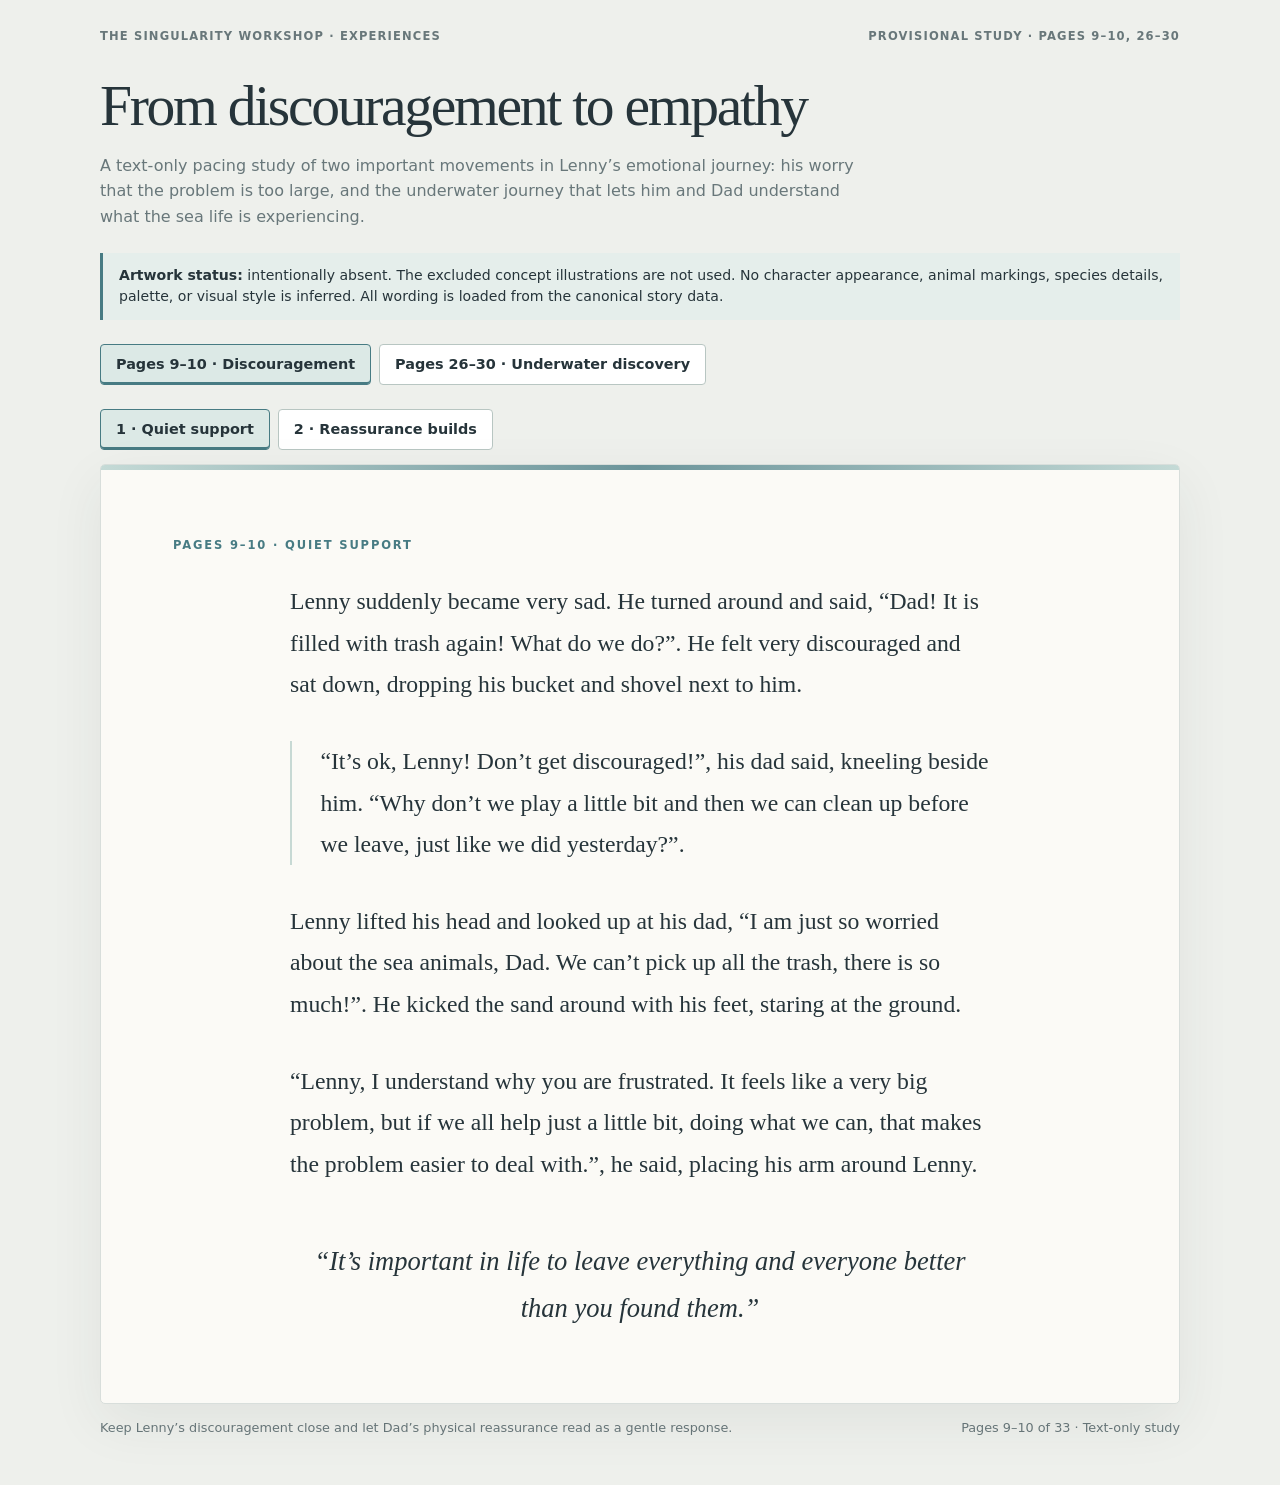
<file: experiences/Lenny/emotional-arc-study.html>
<!doctype html>
<html lang="en">
<head>
<meta charset="utf-8">
<meta name="viewport" content="width=device-width, initial-scale=1">
<meta name="theme-color" content="#f5f4ef">
<meta name="description" content="A provisional text-only pacing study for the discouragement and underwater discovery sequences in Little Lenny and the Big Ocean Problem.">
<title>Emotional Arc Study · Little Lenny</title>
<style>
:root{color-scheme:light;--ink:#26343a;--muted:#68777a;--paper:#fbfaf6;--line:#d8dedb;--sea:#477b83;font-family:Georgia,"Iowan Old Style","Palatino Linotype",serif}
*{box-sizing:border-box}body{margin:0;background:#eef0ec;color:var(--ink)}button{font:600 .9rem/1.2 system-ui,sans-serif}
.shell{width:min(1080px,calc(100% - 32px));margin:0 auto;padding:28px 0 48px}
header{display:flex;justify-content:space-between;gap:16px;align-items:center;font:600 .72rem/1.4 system-ui,sans-serif;letter-spacing:.1em;text-transform:uppercase;color:var(--muted)}
h1{font-size:clamp(2rem,5vw,3.6rem);font-weight:400;letter-spacing:-.04em;line-height:1.05;margin:32px 0 10px}
.intro{max-width:760px;color:var(--muted);font:1rem/1.6 system-ui,sans-serif}
.note{margin:24px 0;padding:12px 16px;border-left:3px solid var(--sea);background:#e5eeeb;font:.88rem/1.5 system-ui,sans-serif}
.controls{display:flex;flex-wrap:wrap;gap:8px;margin:24px 0 14px}
button{border:1px solid #b8c6c2;background:#fff;color:var(--ink);border-radius:4px;padding:11px 15px;cursor:pointer}
button[aria-pressed=true]{background:#dce9e6;border-color:var(--sea);box-shadow:inset 0 -2px var(--sea)}
button:focus-visible{outline:3px solid var(--sea);outline-offset:3px}
.scene-tabs{margin-bottom:10px}
.stage{min-height:460px;background:var(--paper);border:1px solid var(--line);border-radius:5px;box-shadow:0 18px 55px #26343a12;padding:clamp(24px,6vw,72px);display:flex;flex-direction:column;justify-content:center;position:relative;overflow:hidden}
.stage:before{content:"";position:absolute;left:0;right:0;top:0;height:5px;background:linear-gradient(90deg,#b7d2ce,#477b83,#b7d2ce);opacity:.8}
.meta{font:600 .72rem/1.4 system-ui,sans-serif;letter-spacing:.16em;text-transform:uppercase;color:var(--sea);margin-bottom:28px}
.copy{max-width:760px;margin:0 auto;width:100%;font-size:clamp(1.12rem,2.2vw,1.48rem);line-height:1.75}
.copy p{margin:0 0 1.5em}.copy p:last-child{margin-bottom:0}
.stage.comfort .copy p{max-width:700px;margin-left:auto;margin-right:auto}
.stage.comfort .copy p:nth-child(2){padding-left:1.2em;border-left:2px solid #c7d9d4}
.stage.comfort .copy p:last-child{font-size:1.12em;font-style:italic;text-align:center;margin-top:2em}
.stage.reassure{background:linear-gradient(180deg,#f7f8f4,#fbfaf6)}
.stage.reassure .copy p:first-child{max-width:620px;margin:0 auto 2.5em}
.stage.reassure .copy p:nth-child(2){max-width:700px;margin:0 auto 2em}
.stage.reassure .copy p:last-child{text-align:center;max-width:620px;margin:0 auto;font-size:1.25em;line-height:1.5}
.stage.descent .copy p{padding:1.1em 1.2em;border-left:2px solid #c7d9d4;background:#f4f6f1;margin-bottom:1em}
.stage.descent .copy p:nth-child(even){margin-left:clamp(0px,5vw,48px)}
.stage.descent .copy p:nth-child(odd){margin-right:clamp(0px,5vw,48px)}
.stage.empathy .copy p{text-align:center;max-width:680px;margin:0 auto 2em}
.stage.empathy .copy p:nth-child(1){font-size:1.3em}
.stage.empathy .copy p:nth-child(2){font-size:1.12em}
.stage.empathy .copy p:nth-child(3){font-style:italic;color:#53686b}
.footer{display:flex;justify-content:space-between;gap:16px;align-items:center;margin-top:14px;color:var(--muted);font:.8rem/1.5 system-ui,sans-serif}
@keyframes arrive{from{opacity:.35;transform:translateY(9px)}to{opacity:1;transform:translateY(0)}}
.stage.animate .copy{animation:arrive .4s ease both}
@media(prefers-reduced-motion:reduce){*,*::before,*::after{animation-duration:.01ms!important;transition-duration:.01ms!important}}
@media(max-width:600px){.shell{width:calc(100% - 20px);padding-top:16px}.stage{min-height:560px;padding:26px 22px}.footer{align-items:flex-start;flex-direction:column}}
</style>
</head>
<body>
<div class="shell">
<header><span>The Singularity Workshop · Experiences</span><span>Provisional study · Pages 9–10, 26–30</span></header>
<main>
<h1>From discouragement to empathy</h1>
<p class="intro">A text-only pacing study of two important movements in Lenny’s emotional journey: his worry that the problem is too large, and the underwater journey that lets him and Dad understand what the sea life is experiencing.</p>
<p class="note"><strong>Artwork status:</strong> intentionally absent. The excluded concept illustrations are not used. No character appearance, animal markings, species details, palette, or visual style is inferred. All wording is loaded from the canonical story data.</p>
<div class="controls scene-tabs" role="group" aria-label="Choose a story sequence">
<button type="button" data-scene="shore" aria-pressed="true">Pages 9–10 · Discouragement</button>
<button type="button" data-scene="ocean" aria-pressed="false">Pages 26–30 · Underwater discovery</button>
</div>
<div class="controls" role="group" aria-label="Choose a presentation approach">
<button type="button" data-mode="comfort" aria-pressed="true">1 · Quiet support</button>
<button type="button" data-mode="reassure" aria-pressed="false">2 · Reassurance builds</button>
<button type="button" data-mode="descent" aria-pressed="false" hidden>1 · Discovery sequence</button>
<button type="button" data-mode="empathy" aria-pressed="false" hidden>2 · Shared empathy</button>
</div>
<section id="stage" class="stage comfort" aria-labelledby="page-label">
<div id="page-label" class="meta">Pages 9–10 · Quiet support</div>
<div id="copy" class="copy" aria-live="polite"><p>Loading the exact manuscript text…</p></div>
</section>
<div class="footer"><span id="description">The original paragraph order and wording are preserved.</span><span id="page-count">Pages 9–10 of 33 · Text-only study</span></div>
</main>
</div>
<script>
(async function(){
  const stage=document.getElementById('stage'),copy=document.getElementById('copy'),label=document.getElementById('page-label'),description=document.getElementById('description'),pageCount=document.getElementById('page-count');
  let story=null,scene='shore',mode='comfort';
  const options={
    comfort:{name:'Quiet support',description:'Keep Lenny’s discouragement close and let Dad’s physical reassurance read as a gentle response.',className:'comfort'},
    reassure:{name:'Reassurance builds',description:'Give Lenny’s worry, Dad’s explanation, and the closing thought distinct pauses so the emotional turn can unfold.',className:'reassure'},
    descent:{name:'Discovery sequence',description:'Let each underwater environment arrive as its own discovery, preserving the manuscript’s page-by-page progression.',className:'descent'},
    empathy:{name:'Shared empathy',description:'Give the emotional recognition at the end of the sequence a quieter, more spacious reading moment.',className:'empathy'}
  };
  const sceneButtons=[...document.querySelectorAll('[data-scene]')],modeButtons=[...document.querySelectorAll('[data-mode]')];
  function render(){
    const isShore=scene==='shore',chosen=options[mode];
    stage.className='stage '+chosen.className+' animate';
    label.textContent=(isShore?'Pages 9–10':'Pages 26–30')+' · '+chosen.name;
    description.textContent=chosen.description;
    pageCount.textContent=isShore?'Pages 9–10 of 33 · Text-only study':'Pages 26–30 of 33 · Text-only study';
    sceneButtons.forEach(b=>b.setAttribute('aria-pressed',String(b.dataset.scene===scene)));
    modeButtons.forEach(b=>b.setAttribute('aria-pressed',String(b.dataset.mode===mode)));
    copy.replaceChildren();
    const numbers=isShore?[9,10]:[26,27,28,29,30];
    numbers.forEach(number=>{
      const page=story.pages.find(p=>p.number===number);
      if(!page)return;
      page.paragraphs.forEach(text=>{
        const p=document.createElement('p');p.textContent=text;copy.append(p);
      });
    });
  }
  sceneButtons.forEach(button=>button.addEventListener('click',()=>{
    scene=button.dataset.scene;mode=scene==='shore'?'comfort':'descent';
    modeButtons.forEach(b=>b.hidden=scene==='shore'?!['comfort','reassure'].includes(b.dataset.mode):!['descent','empathy'].includes(b.dataset.mode));
    render();
  }));
  modeButtons.forEach(button=>button.addEventListener('click',()=>{
    const requested=button.dataset.mode;
    if((scene==='shore'&&['comfort','reassure'].includes(requested))||(scene==='ocean'&&['descent','empathy'].includes(requested))){mode=requested;render();}
  }));
  try{
    const response=await fetch('./story.json');if(!response.ok)throw new Error('Story data unavailable');
    story=await response.json();
    modeButtons.forEach(b=>b.hidden=scene==='shore'?!['comfort','reassure'].includes(b.dataset.mode):!['descent','empathy'].includes(b.dataset.mode));
    render();
  }catch(error){
    copy.textContent='The exact story text could not be loaded. Open this study through the Lenny reader’s static HTTP server.';
  }
})();
</script>
</body>
</html>
</file>
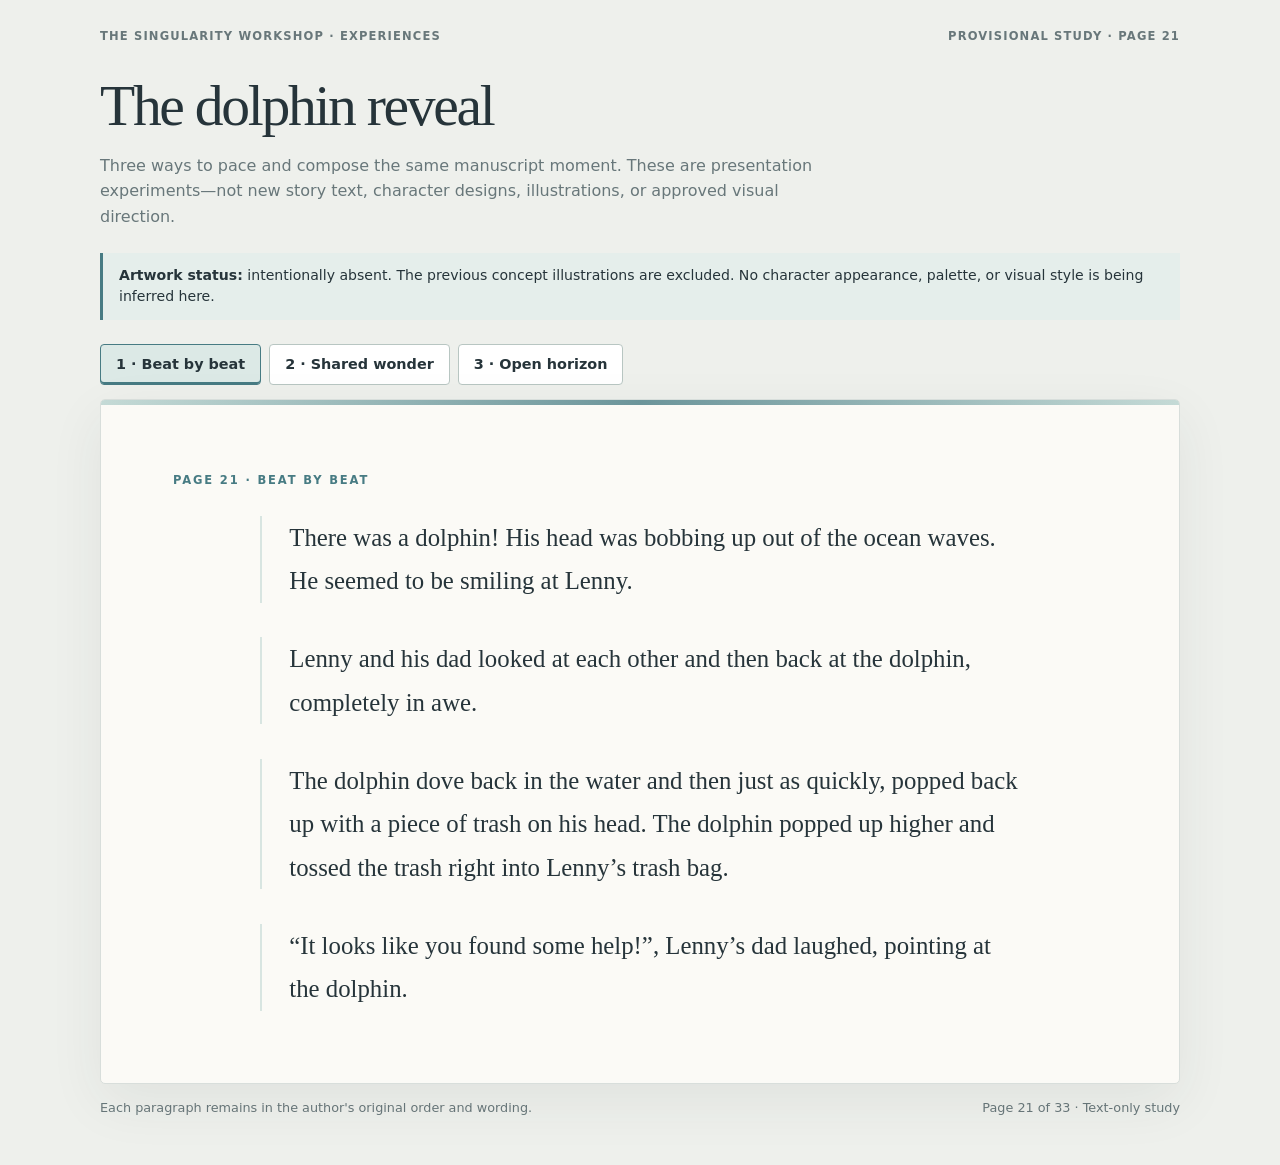
<file: experiences/Lenny/presentation-study.html>
<!doctype html>
<html lang="en">
<head>
<meta charset="utf-8">
<meta name="viewport" content="width=device-width, initial-scale=1">
<meta name="theme-color" content="#f5f4ef">
<meta name="description" content="A provisional presentation study for page 21 of Little Lenny and the Big Ocean Problem.">
<title>Page 21 — Presentation Study · Little Lenny</title>
<style>
:root{color-scheme:light;--ink:#26343a;--muted:#68777a;--paper:#fbfaf6;--line:#d8dedb;--sea:#477b83;font-family:Georgia,"Iowan Old Style","Palatino Linotype",serif}
*{box-sizing:border-box}body{margin:0;background:#eef0ec;color:var(--ink)}button{font:600 .9rem/1.2 system-ui,sans-serif}
.shell{width:min(1080px,calc(100% - 32px));margin:0 auto;padding:28px 0 48px}
header{display:flex;justify-content:space-between;gap:16px;align-items:center;font:600 .72rem/1.4 system-ui,sans-serif;letter-spacing:.1em;text-transform:uppercase;color:var(--muted)}
h1{font-size:clamp(2rem,5vw,3.6rem);font-weight:400;letter-spacing:-.04em;line-height:1.05;margin:32px 0 10px}
.intro{max-width:720px;color:var(--muted);font:1rem/1.6 system-ui,sans-serif}
.study-note{margin:24px 0;padding:12px 16px;border-left:3px solid var(--sea);background:#e5eeeb;font: .88rem/1.5 system-ui,sans-serif}
.toolbar{display:flex;flex-wrap:wrap;gap:8px;margin:24px 0 14px}
button{border:1px solid #b8c6c2;background:#fff;color:var(--ink);border-radius:4px;padding:11px 15px;cursor:pointer}
button[aria-pressed=true]{background:#dce9e6;border-color:var(--sea);box-shadow:inset 0 -2px var(--sea)}
button:focus-visible{outline:3px solid var(--sea);outline-offset:3px}
.stage{min-height:480px;background:var(--paper);border:1px solid var(--line);border-radius:5px;box-shadow:0 18px 55px #26343a12;padding:clamp(24px,6vw,72px);display:flex;flex-direction:column;justify-content:center;position:relative;overflow:hidden}
.stage:before{content:"";position:absolute;left:0;right:0;top:0;height:5px;background:linear-gradient(90deg,#b7d2ce,#477b83,#b7d2ce);opacity:.8}
.meta{font:600 .72rem/1.4 system-ui,sans-serif;letter-spacing:.16em;text-transform:uppercase;color:var(--sea);margin-bottom:28px}
.copy{max-width:760px;margin:0 auto;width:100%;font-size:clamp(1.15rem,2.3vw,1.55rem);line-height:1.75}
.copy p{margin:0 0 1.35em}.copy p:last-child{margin-bottom:0}
.stage.quiet .copy p:first-child{font-size:1.35em;line-height:1.45}
.stage.quiet .copy p:nth-child(2){max-width:620px;margin:2.5em auto;text-align:center}
.stage.horizon{background:linear-gradient(180deg,#f7f8f4 0%,#fbfaf6 62%)}
.stage.horizon .meta{text-align:center}
.stage.horizon .copy{text-align:center;max-width:680px}
.stage.horizon .copy p:first-child{font-size:clamp(1.6rem,4vw,2.5rem);line-height:1.25}
.stage.horizon .copy p:nth-child(2){margin:2em auto;max-width:580px}
.stage.horizon .copy p:nth-child(3){max-width:700px;margin:0 auto 1.5em}
.stage.horizon .copy p:last-child{font-style:italic;color:#53686b}
.stage.sequence .copy p{padding-left:1.1em;border-left:2px solid #d8e5e1}
.stage.sequence .copy p+p{margin-top:1.4em}
.footer{display:flex;justify-content:space-between;gap:16px;align-items:center;margin-top:14px;color:var(--muted);font: .8rem/1.5 system-ui,sans-serif}
@keyframes arrive{from{opacity:.35;transform:translateY(9px)}to{opacity:1;transform:translateY(0)}}
.stage.animate .copy{animation:arrive .45s ease both}
@media(prefers-reduced-motion:reduce){*,*::before,*::after{animation-duration:.01ms!important;transition-duration:.01ms!important}}
@media(max-width:600px){.shell{width:calc(100% - 20px);padding-top:16px}.stage{min-height:560px;padding:26px 22px}.footer{align-items:flex-start;flex-direction:column}}
</style>
</head>
<body>
<div class="shell">
<header><span>The Singularity Workshop · Experiences</span><span>Provisional study · Page 21</span></header>
<main>
<h1>The dolphin reveal</h1>
<p class="intro">Three ways to pace and compose the same manuscript moment. These are presentation experiments—not new story text, character designs, illustrations, or approved visual direction.</p>
<p class="study-note"><strong>Artwork status:</strong> intentionally absent. The previous concept illustrations are excluded. No character appearance, palette, or visual style is being inferred here.</p>
<div class="toolbar" role="group" aria-label="Choose a page 21 presentation">
<button type="button" data-mode="sequence" aria-pressed="true">1 · Beat by beat</button>
<button type="button" data-mode="quiet" aria-pressed="false">2 · Shared wonder</button>
<button type="button" data-mode="horizon" aria-pressed="false">3 · Open horizon</button>
</div>
<section id="stage" class="stage sequence animate" aria-labelledby="page-label">
<div id="page-label" class="meta">Page 21 · Beat by beat</div>
<div id="copy" class="copy" aria-live="polite"><p>Loading the exact manuscript text…</p></div>
</section>
<div class="footer"><span id="description">Each paragraph remains in the author's original order and wording.</span><span>Page 21 of 33 · Text-only study</span></div>
</main>
</div>
<script>
(async function(){
  const stage=document.getElementById('stage'),copy=document.getElementById('copy'),label=document.getElementById('page-label'),description=document.getElementById('description');
  const modes={
    sequence:{name:'Beat by beat',className:'sequence',description:'Clear paragraph beats with generous pauses; the reader controls the pace.'},
    quiet:{name:'Shared wonder',className:'quiet',description:'A quieter two-part rhythm gives the moment of shared amazement more breathing room.'},
    horizon:{name:'Open horizon',className:'horizon',description:'A more open, centered composition lets the dolphin reveal feel spacious without adding imagery.'}
  };
  function select(mode){
    const option=modes[mode];if(!option)return;
    stage.className='stage '+option.className+' animate';
    label.textContent='Page 21 · '+option.name;
    description.textContent=option.description;
    document.querySelectorAll('[data-mode]').forEach(button=>button.setAttribute('aria-pressed',String(button.dataset.mode===mode)));
  }
  document.querySelectorAll('[data-mode]').forEach(button=>button.addEventListener('click',()=>select(button.dataset.mode)));
  try{
    const response=await fetch('./story.json');if(!response.ok)throw new Error('Story data unavailable');
    const story=await response.json(),page=story.pages.find(item=>item.number===21);
    if(!page)throw new Error('Page 21 was not found');
    copy.replaceChildren();
    page.paragraphs.forEach(text=>{const p=document.createElement('p');p.textContent=text;copy.append(p)});
  }catch(error){
    copy.textContent='The exact page text could not be loaded. Open this study through the Lenny reader’s static HTTP server.';
  }
})();
</script>
</body>
</html>
</file>
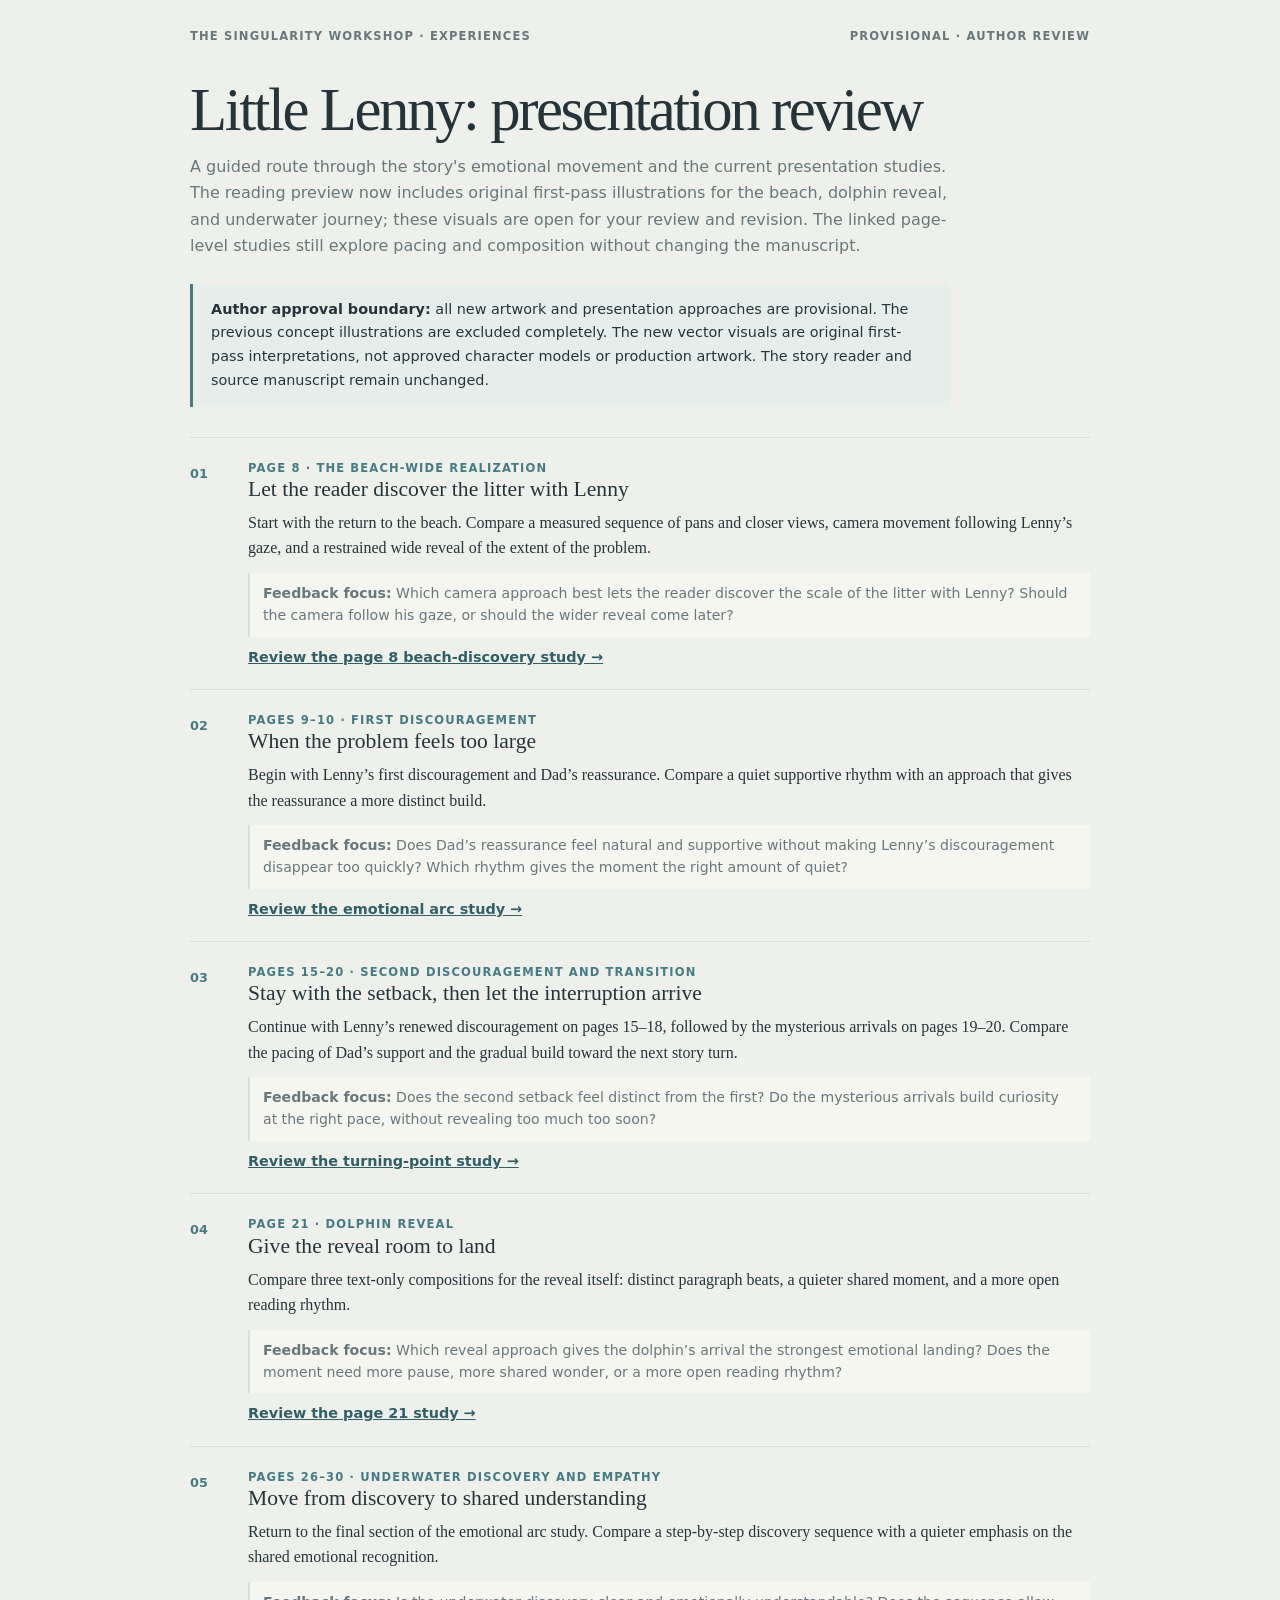
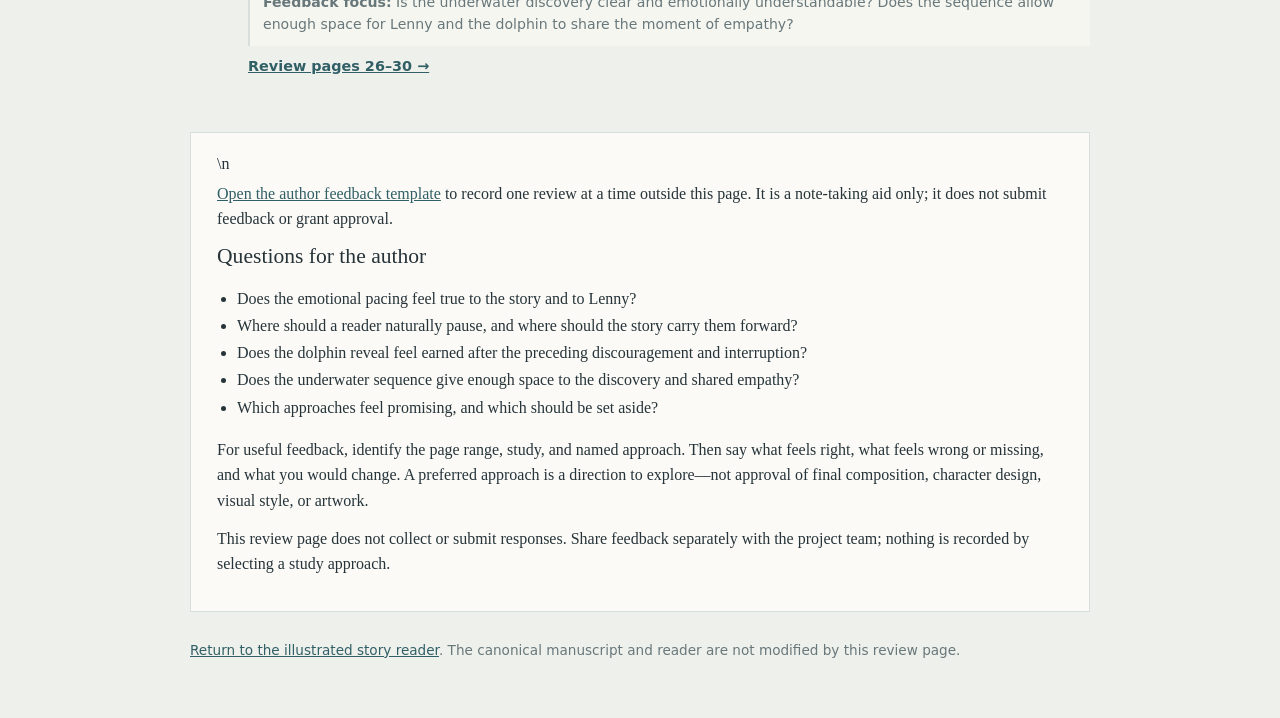
<file: experiences/Lenny/review.html>
<!doctype html>
<html lang="en">
<head>
<meta charset="utf-8">
<meta name="viewport" content="width=device-width, initial-scale=1">
<meta name="theme-color" content="#f5f4ef">
<meta name="description" content="An author-review route through the provisional text-only presentation studies for Little Lenny and the Big Ocean Problem.">
<title>Author Review Path · Little Lenny</title>
<style>
:root{color-scheme:light;--ink:#26343a;--muted:#68777a;--paper:#fbfaf6;--line:#d8dedb;--sea:#477b83;font-family:Georgia,"Iowan Old Style","Palatino Linotype",serif}
*{box-sizing:border-box}body{margin:0;background:#eef0ec;color:var(--ink)}a{color:#315f66}
.shell{width:min(900px,calc(100% - 32px));margin:0 auto;padding:28px 0 56px}
header{display:flex;justify-content:space-between;gap:16px;align-items:center;font:600 .72rem/1.4 system-ui,sans-serif;letter-spacing:.1em;text-transform:uppercase;color:var(--muted)}
h1{font-size:clamp(2.2rem,5vw,3.8rem);font-weight:400;letter-spacing:-.04em;line-height:1.05;margin:34px 0 12px}
.intro,.note{font:1rem/1.65 system-ui,sans-serif;color:var(--muted);max-width:760px}
.note{margin:24px 0;padding:14px 18px;border-left:3px solid var(--sea);background:#e5eeeb;color:var(--ink);font-size:.9rem}
.sequence{list-style:none;padding:0;margin:30px 0;counter-reset:step}
.sequence li{counter-increment:step;display:grid;grid-template-columns:42px 1fr;gap:16px;padding:22px 0;border-top:1px solid var(--line)}
.sequence li:before{content:counter(step,decimal-leading-zero);font:600 .8rem/1.5 system-ui,sans-serif;color:var(--sea);padding-top:4px}
h2{font-size:1.35rem;font-weight:400;margin:0 0 6px}
.range{font:600 .72rem/1.5 system-ui,sans-serif;letter-spacing:.1em;text-transform:uppercase;color:var(--sea)}
p{margin:8px 0 12px;line-height:1.6}
.link{font:600 .9rem/1.4 system-ui,sans-serif}
.prompt{margin:12px 0 10px;padding:10px 13px;border-left:2px solid var(--line);background:#f6f6f1;font:.88rem/1.55 system-ui,sans-serif;color:var(--muted)}
.questions{background:var(--paper);border:1px solid var(--line);padding:22px 26px;margin-top:34px}
.questions h2{margin-bottom:12px}
.questions ul{padding-left:20px;line-height:1.7}
footer{margin-top:28px;font: .85rem/1.6 system-ui,sans-serif;color:var(--muted)}
@media(max-width:560px){.shell{width:calc(100% - 22px);padding-top:18px}.sequence li{grid-template-columns:32px 1fr;gap:10px}}
</style>
</head>
<body>
<div class="shell">
<header><span>The Singularity Workshop · Experiences</span><span>Provisional · Author review</span></header>
<main>
<h1>Little Lenny: presentation review</h1>
<p class="intro">A guided route through the story's emotional movement and the current presentation studies. The reading preview now includes original first-pass illustrations for the beach, dolphin reveal, and underwater journey; these visuals are open for your review and revision. The linked page-level studies still explore pacing and composition without changing the manuscript.</p>
<p class="note"><strong>Author approval boundary:</strong> all new artwork and presentation approaches are provisional. The previous concept illustrations are excluded completely. The new vector visuals are original first-pass interpretations, not approved character models or production artwork. The story reader and source manuscript remain unchanged.</p>
<ol class="sequence">
<li>
<div><div class="range">Page 8 · The beach-wide realization</div><h2>Let the reader discover the litter with Lenny</h2>
<p>Start with the return to the beach. Compare a measured sequence of pans and closer views, camera movement following Lenny’s gaze, and a restrained wide reveal of the extent of the problem.</p>
<p class="prompt"><strong>Feedback focus:</strong> Which camera approach best lets the reader discover the scale of the litter with Lenny? Should the camera follow his gaze, or should the wider reveal come later?</p>
<a class="link" href="beach-discovery-study.html">Review the page 8 beach-discovery study →</a></div>
</li>
<li>
<div><div class="range">Pages 9–10 · First discouragement</div><h2>When the problem feels too large</h2>
<p>Begin with Lenny’s first discouragement and Dad’s reassurance. Compare a quiet supportive rhythm with an approach that gives the reassurance a more distinct build.</p>
<p class="prompt"><strong>Feedback focus:</strong> Does Dad’s reassurance feel natural and supportive without making Lenny’s discouragement disappear too quickly? Which rhythm gives the moment the right amount of quiet?</p>
<a class="link" href="emotional-arc-study.html">Review the emotional arc study →</a></div>
</li>
<li>
<div><div class="range">Pages 15–20 · Second discouragement and transition</div><h2>Stay with the setback, then let the interruption arrive</h2>
<p>Continue with Lenny’s renewed discouragement on pages 15–18, followed by the mysterious arrivals on pages 19–20. Compare the pacing of Dad’s support and the gradual build toward the next story turn.</p>
<p class="prompt"><strong>Feedback focus:</strong> Does the second setback feel distinct from the first? Do the mysterious arrivals build curiosity at the right pace, without revealing too much too soon?</p>
<a class="link" href="turning-point-study.html">Review the turning-point study →</a></div>
</li>
<li>
<div><div class="range">Page 21 · Dolphin reveal</div><h2>Give the reveal room to land</h2>
<p>Compare three text-only compositions for the reveal itself: distinct paragraph beats, a quieter shared moment, and a more open reading rhythm.</p>
<p class="prompt"><strong>Feedback focus:</strong> Which reveal approach gives the dolphin’s arrival the strongest emotional landing? Does the moment need more pause, more shared wonder, or a more open reading rhythm?</p>
<a class="link" href="presentation-study.html">Review the page 21 study →</a></div>
</li>
<li>
<div><div class="range">Pages 26–30 · Underwater discovery and empathy</div><h2>Move from discovery to shared understanding</h2>
<p>Return to the final section of the emotional arc study. Compare a step-by-step discovery sequence with a quieter emphasis on the shared emotional recognition.</p>
<p class="prompt"><strong>Feedback focus:</strong> Is the underwater discovery clear and emotionally understandable? Does the sequence allow enough space for Lenny and the dolphin to share the moment of empathy?</p>
<a class="link" href="emotional-arc-study.html">Review pages 26–30 →</a></div>
</li>
</ol>
<section class="questions" aria-labelledby="questions-title">\n<p><a href="AuthorFeedbackTemplate.md">Open the author feedback template</a> to record one review at a time outside this page. It is a note-taking aid only; it does not submit feedback or grant approval.</p>
<h2 id="questions-title">Questions for the author</h2>
<ul>
<li>Does the emotional pacing feel true to the story and to Lenny?</li>
<li>Where should a reader naturally pause, and where should the story carry them forward?</li>
<li>Does the dolphin reveal feel earned after the preceding discouragement and interruption?</li>
<li>Does the underwater sequence give enough space to the discovery and shared empathy?</li>
<li>Which approaches feel promising, and which should be set aside?</li>
</ul>
<p>For useful feedback, identify the page range, study, and named approach. Then say what feels right, what feels wrong or missing, and what you would change. A preferred approach is a direction to explore—not approval of final composition, character design, visual style, or artwork.</p>
<p>This review page does not collect or submit responses. Share feedback separately with the project team; nothing is recorded by selecting a study approach.</p>
</section>
<footer><a href="./">Return to the illustrated story reader</a>. The canonical manuscript and reader are not modified by this review page.</footer>
</main>
</div>
</body>
</html>
</file>
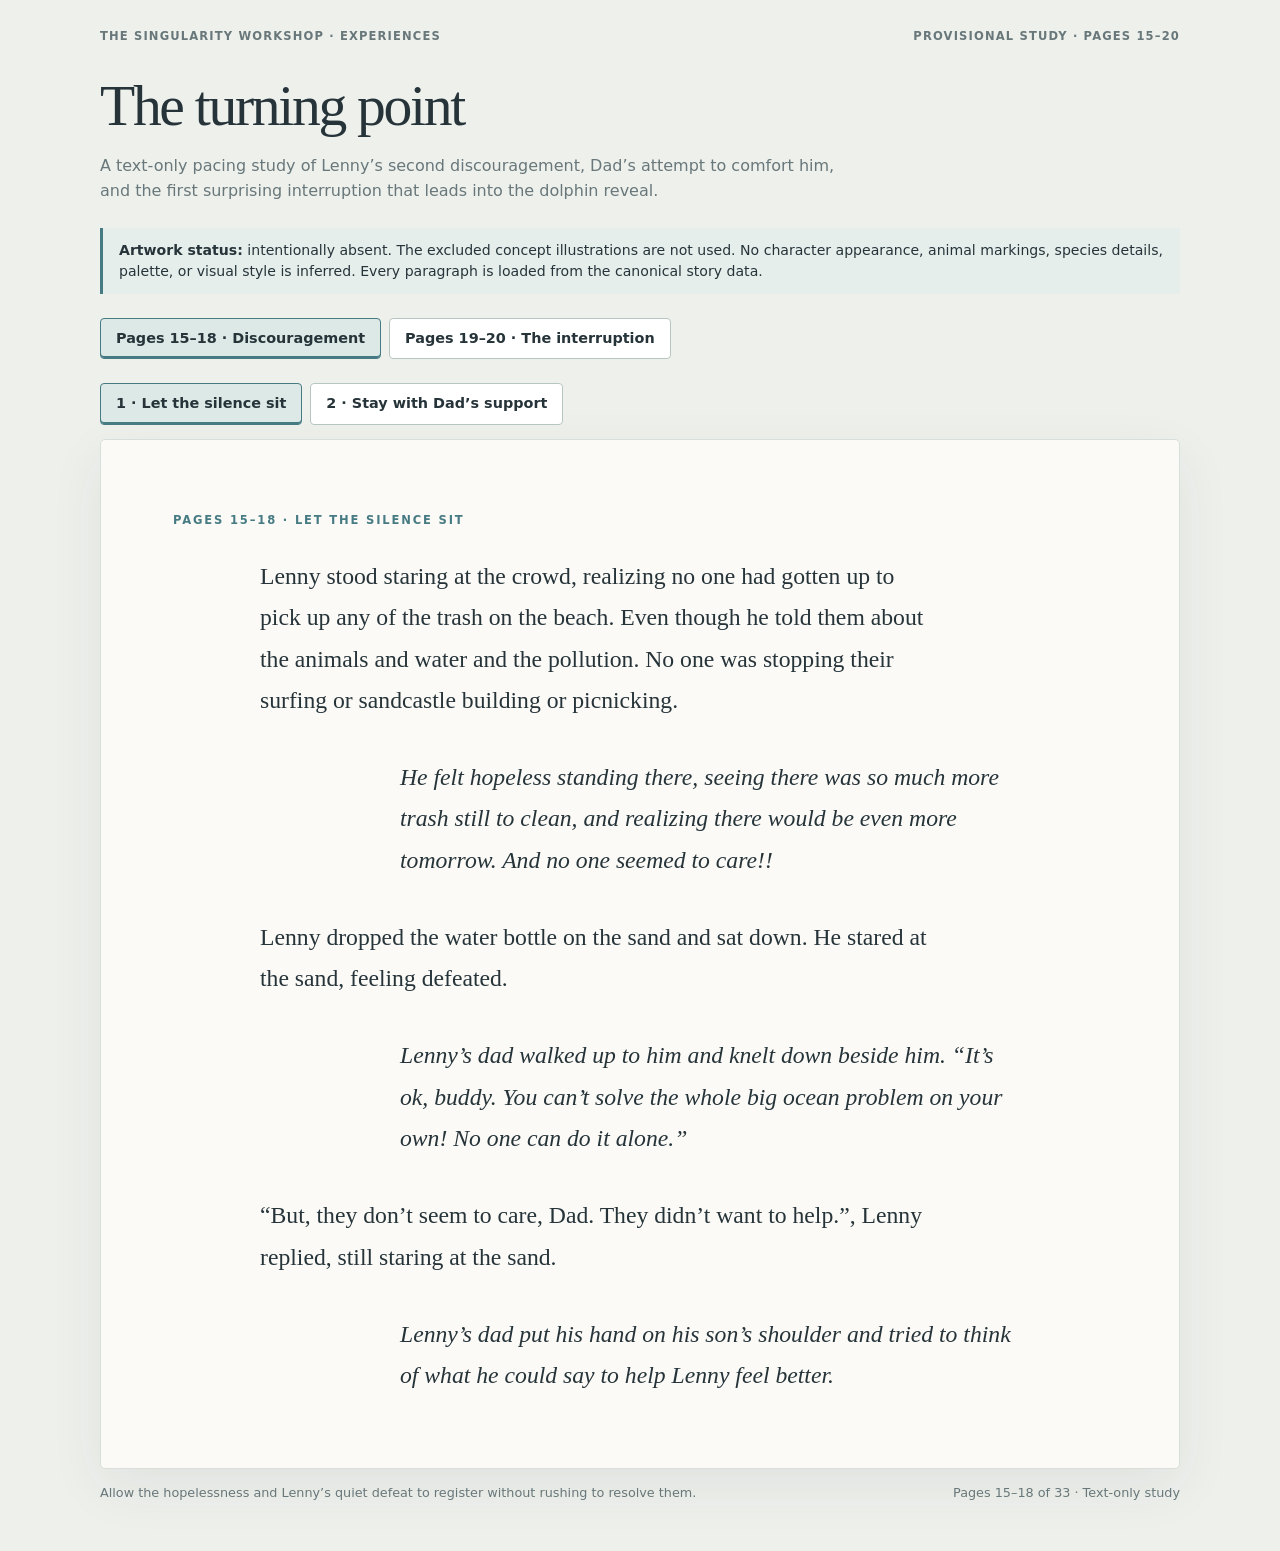
<file: experiences/Lenny/turning-point-study.html>
<!doctype html>
<html lang="en">
<head>
<meta charset="utf-8">
<meta name="viewport" content="width=device-width, initial-scale=1">
<meta name="theme-color" content="#f5f4ef">
<meta name="description" content="A provisional text-only pacing study for the turning point on pages 15–20 of Little Lenny and the Big Ocean Problem.">
<title>The Turning Point · Little Lenny</title>
<style>
:root{color-scheme:light;--ink:#26343a;--muted:#68777a;--paper:#fbfaf6;--line:#d8dedb;--sea:#477b83;font-family:Georgia,"Iowan Old Style","Palatino Linotype",serif}
*{box-sizing:border-box}body{margin:0;background:#eef0ec;color:var(--ink)}button{font:600 .9rem/1.2 system-ui,sans-serif}
.shell{width:min(1080px,calc(100% - 32px));margin:0 auto;padding:28px 0 48px}
header{display:flex;justify-content:space-between;gap:16px;align-items:center;font:600 .72rem/1.4 system-ui,sans-serif;letter-spacing:.1em;text-transform:uppercase;color:var(--muted)}
h1{font-size:clamp(2rem,5vw,3.6rem);font-weight:400;letter-spacing:-.04em;line-height:1.05;margin:32px 0 10px}
.intro{max-width:760px;color:var(--muted);font:1rem/1.6 system-ui,sans-serif}
.note{margin:24px 0;padding:12px 16px;border-left:3px solid var(--sea);background:#e5eeeb;font:.88rem/1.5 system-ui,sans-serif}
.controls{display:flex;flex-wrap:wrap;gap:8px;margin:24px 0 14px}
button{border:1px solid #b8c6c2;background:#fff;color:var(--ink);border-radius:4px;padding:11px 15px;cursor:pointer}
button[aria-pressed=true]{background:#dce9e6;border-color:var(--sea);box-shadow:inset 0 -2px var(--sea)}
button:focus-visible{outline:3px solid var(--sea);outline-offset:3px}
.stage{min-height:460px;background:var(--paper);border:1px solid var(--line);border-radius:5px;box-shadow:0 18px 55px #26343a12;padding:clamp(24px,6vw,72px);display:flex;flex-direction:column;justify-content:center}
.meta{font:600 .72rem/1.4 system-ui,sans-serif;letter-spacing:.16em;text-transform:uppercase;color:var(--sea);margin-bottom:28px}
.copy{max-width:760px;margin:0 auto;width:100%;font-size:clamp(1.12rem,2.2vw,1.48rem);line-height:1.75}
.copy p{margin:0 0 1.5em}.copy p:last-child{margin-bottom:0}
.stage.stillness .copy p:nth-child(odd){max-width:680px}
.stage.stillness .copy p:nth-child(even){max-width:620px;margin-left:auto;font-style:italic}
.stage.support .copy p:first-child{max-width:620px;margin:0 auto 2.2em}
.stage.support .copy p:last-child{text-align:center;max-width:640px;font-size:1.2em}
.stage.interruption .copy p{padding:1em 1.2em;border-left:2px solid #c7d9d4;background:#f3f6f2;margin-bottom:1em}
.stage.interruption .copy p:nth-child(even){margin-left:clamp(0px,5vw,48px)}
.stage.suspense .copy p:first-child{font-size:1.3em;line-height:1.5;text-align:center}
.stage.suspense .copy p:last-child{max-width:650px;margin:2.5em auto 0;text-align:center}
.footer{display:flex;justify-content:space-between;gap:16px;align-items:center;margin-top:14px;color:var(--muted);font:.8rem/1.5 system-ui,sans-serif}
@media(prefers-reduced-motion:reduce){*,*::before,*::after{scroll-behavior:auto!important;transition-duration:.01ms!important}}
@media(max-width:600px){.shell{width:calc(100% - 20px);padding-top:16px}.stage{min-height:560px;padding:26px 22px}.footer{align-items:flex-start;flex-direction:column}}
</style>
</head>
<body>
<div class="shell">
<header><span>The Singularity Workshop · Experiences</span><span>Provisional study · Pages 15–20</span></header>
<main>
<h1>The turning point</h1>
<p class="intro">A text-only pacing study of Lenny’s second discouragement, Dad’s attempt to comfort him, and the first surprising interruption that leads into the dolphin reveal.</p>
<p class="note"><strong>Artwork status:</strong> intentionally absent. The excluded concept illustrations are not used. No character appearance, animal markings, species details, palette, or visual style is inferred. Every paragraph is loaded from the canonical story data.</p>
<div class="controls" role="group" aria-label="Choose a passage">
<button type="button" data-scene="despair" aria-pressed="true">Pages 15–18 · Discouragement</button>
<button type="button" data-scene="shift" aria-pressed="false">Pages 19–20 · The interruption</button>
</div>
<div class="controls" role="group" aria-label="Choose a presentation approach">
<button type="button" data-mode="stillness" aria-pressed="true">1 · Let the silence sit</button>
<button type="button" data-mode="support" aria-pressed="false">2 · Stay with Dad’s support</button>
<button type="button" data-mode="interruption" aria-pressed="false" hidden>1 · One event at a time</button>
<button type="button" data-mode="suspense" aria-pressed="false" hidden>2 · Build the question</button>
</div>
<section id="stage" class="stage stillness" aria-labelledby="page-label">
<div id="page-label" class="meta">Pages 15–18 · Let the silence sit</div>
<div id="copy" class="copy" aria-live="polite"><p>Loading the exact manuscript text…</p></div>
</section>
<div class="footer"><span id="description">The author's paragraph order and wording are preserved.</span><span id="page-count">Pages 15–18 of 33 · Text-only study</span></div>
</main>
</div>
<script>
(async function(){
  const stage=document.getElementById('stage'),copy=document.getElementById('copy'),label=document.getElementById('page-label'),description=document.getElementById('description'),pageCount=document.getElementById('page-count');
  let story=null,scene='despair',mode='stillness';
  const options={
    stillness:{name:'Let the silence sit',description:'Allow the hopelessness and Lenny’s quiet defeat to register without rushing to resolve them.',className:'stillness'},
    support:{name:'Stay with Dad’s support',description:'Keep Dad’s reassurance and his effort to comfort Lenny together as the emotional center of this passage.',className:'support'},
    interruption:{name:'One event at a time',description:'Separate the first can, Lenny’s response, and the next arrivals into clear beats.',className:'interruption'},
    suspense:{name:'Build the question',description:'Let the repeated arrivals lead into the turn toward the ocean, without adding an explanation before the manuscript gives one.',className:'suspense'}
  };
  const sceneButtons=[...document.querySelectorAll('[data-scene]')],modeButtons=[...document.querySelectorAll('[data-mode]')];
  function render(){
    const isDespair=scene==='despair',chosen=options[mode];
    stage.className='stage '+chosen.className;
    label.textContent=(isDespair?'Pages 15–18':'Pages 19–20')+' · '+chosen.name;
    description.textContent=chosen.description;
    pageCount.textContent=isDespair?'Pages 15–18 of 33 · Text-only study':'Pages 19–20 of 33 · Text-only study';
    sceneButtons.forEach(b=>b.setAttribute('aria-pressed',String(b.dataset.scene===scene)));
    modeButtons.forEach(b=>b.setAttribute('aria-pressed',String(b.dataset.mode===mode)));
    copy.replaceChildren();
    const numbers=isDespair?[15,16,17,18]:[19,20];
    numbers.forEach(number=>{
      const page=story.pages.find(p=>p.number===number);
      if(page)page.paragraphs.forEach(text=>{const p=document.createElement('p');p.textContent=text;copy.append(p)});
    });
  }
  function updateModes(){
    modeButtons.forEach(b=>b.hidden=scene==='despair'?!['stillness','support'].includes(b.dataset.mode):!['interruption','suspense'].includes(b.dataset.mode));
  }
  sceneButtons.forEach(button=>button.addEventListener('click',()=>{
    scene=button.dataset.scene;mode=scene==='despair'?'stillness':'interruption';updateModes();render();
  }));
  modeButtons.forEach(button=>button.addEventListener('click',()=>{
    const requested=button.dataset.mode;
    if((scene==='despair'&&['stillness','support'].includes(requested))||(scene==='shift'&&['interruption','suspense'].includes(requested))){mode=requested;render();}
  }));
  try{
    const response=await fetch('./story.json');if(!response.ok)throw new Error('Story data unavailable');
    story=await response.json();updateModes();render();
  }catch(error){copy.textContent='The exact story text could not be loaded. Open this study through the Lenny reader’s static HTTP server.';}
})();
</script>
</body>
</html>
</file>
